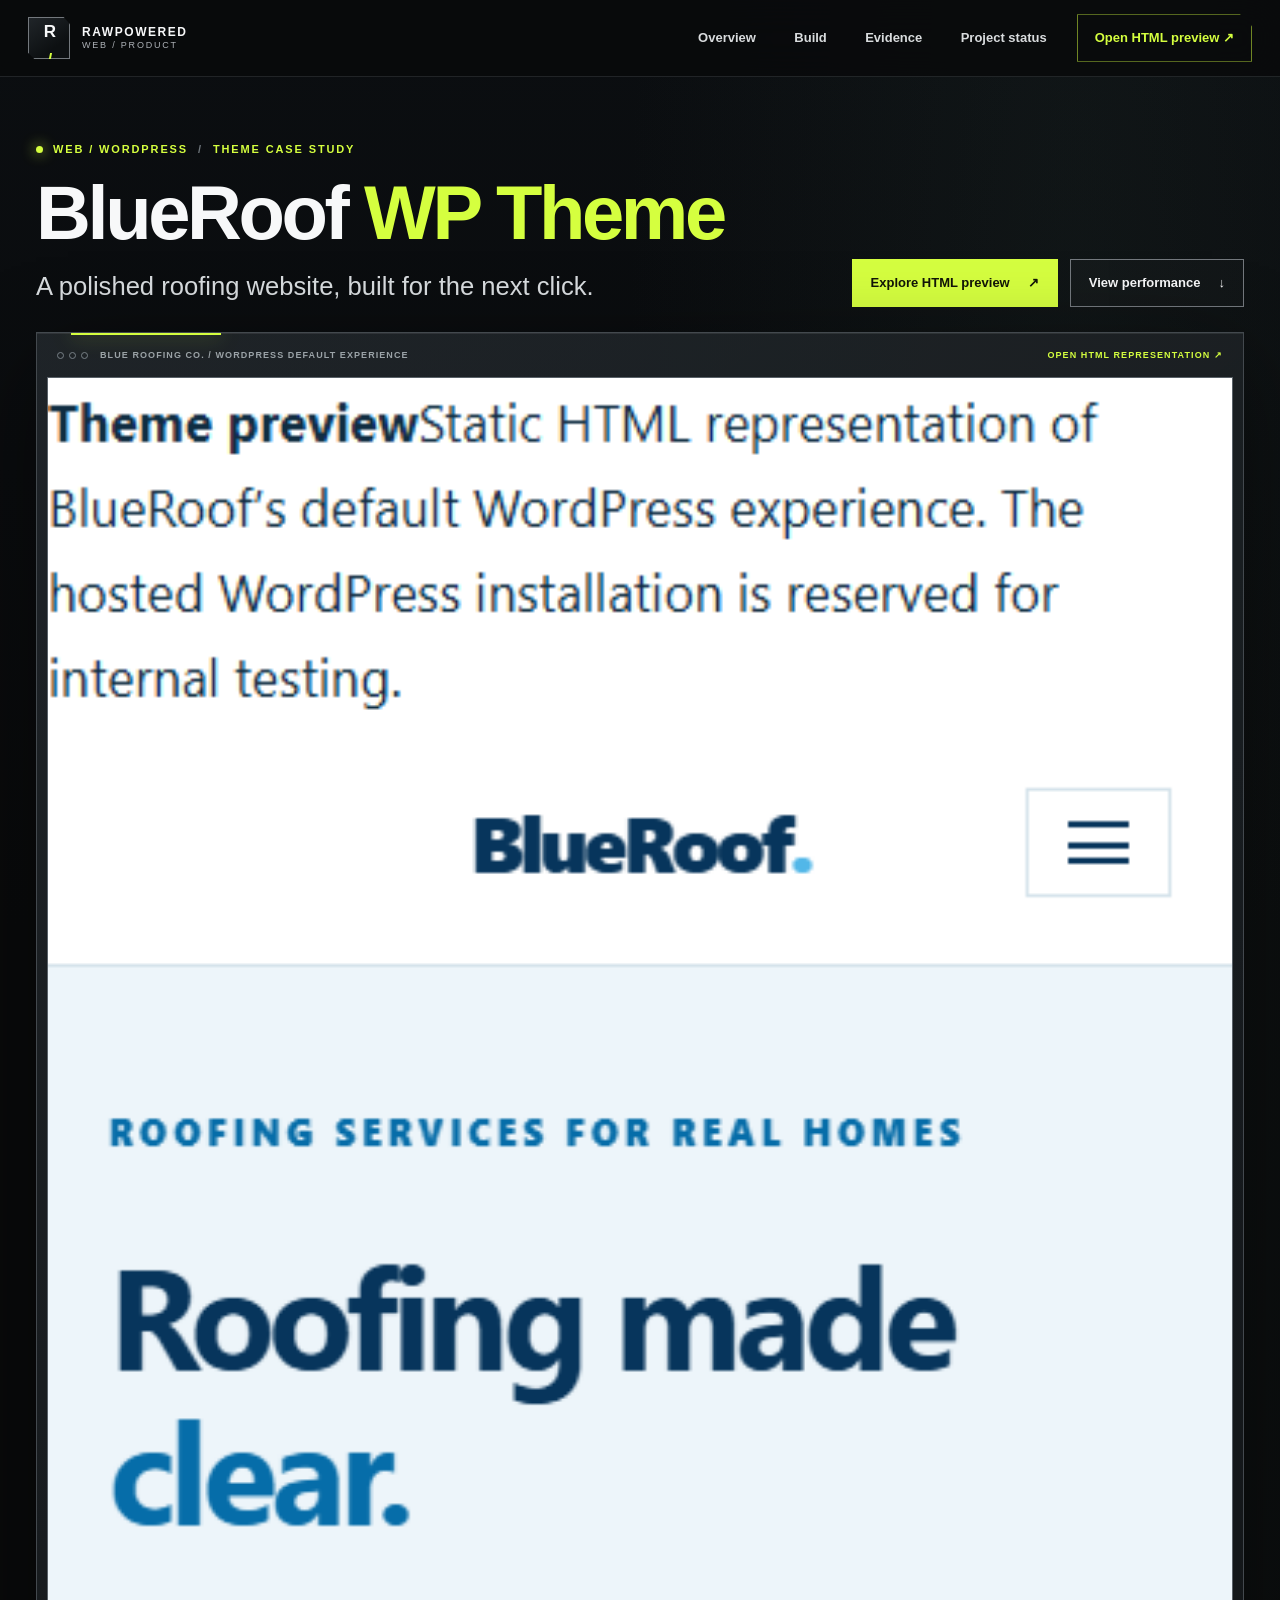
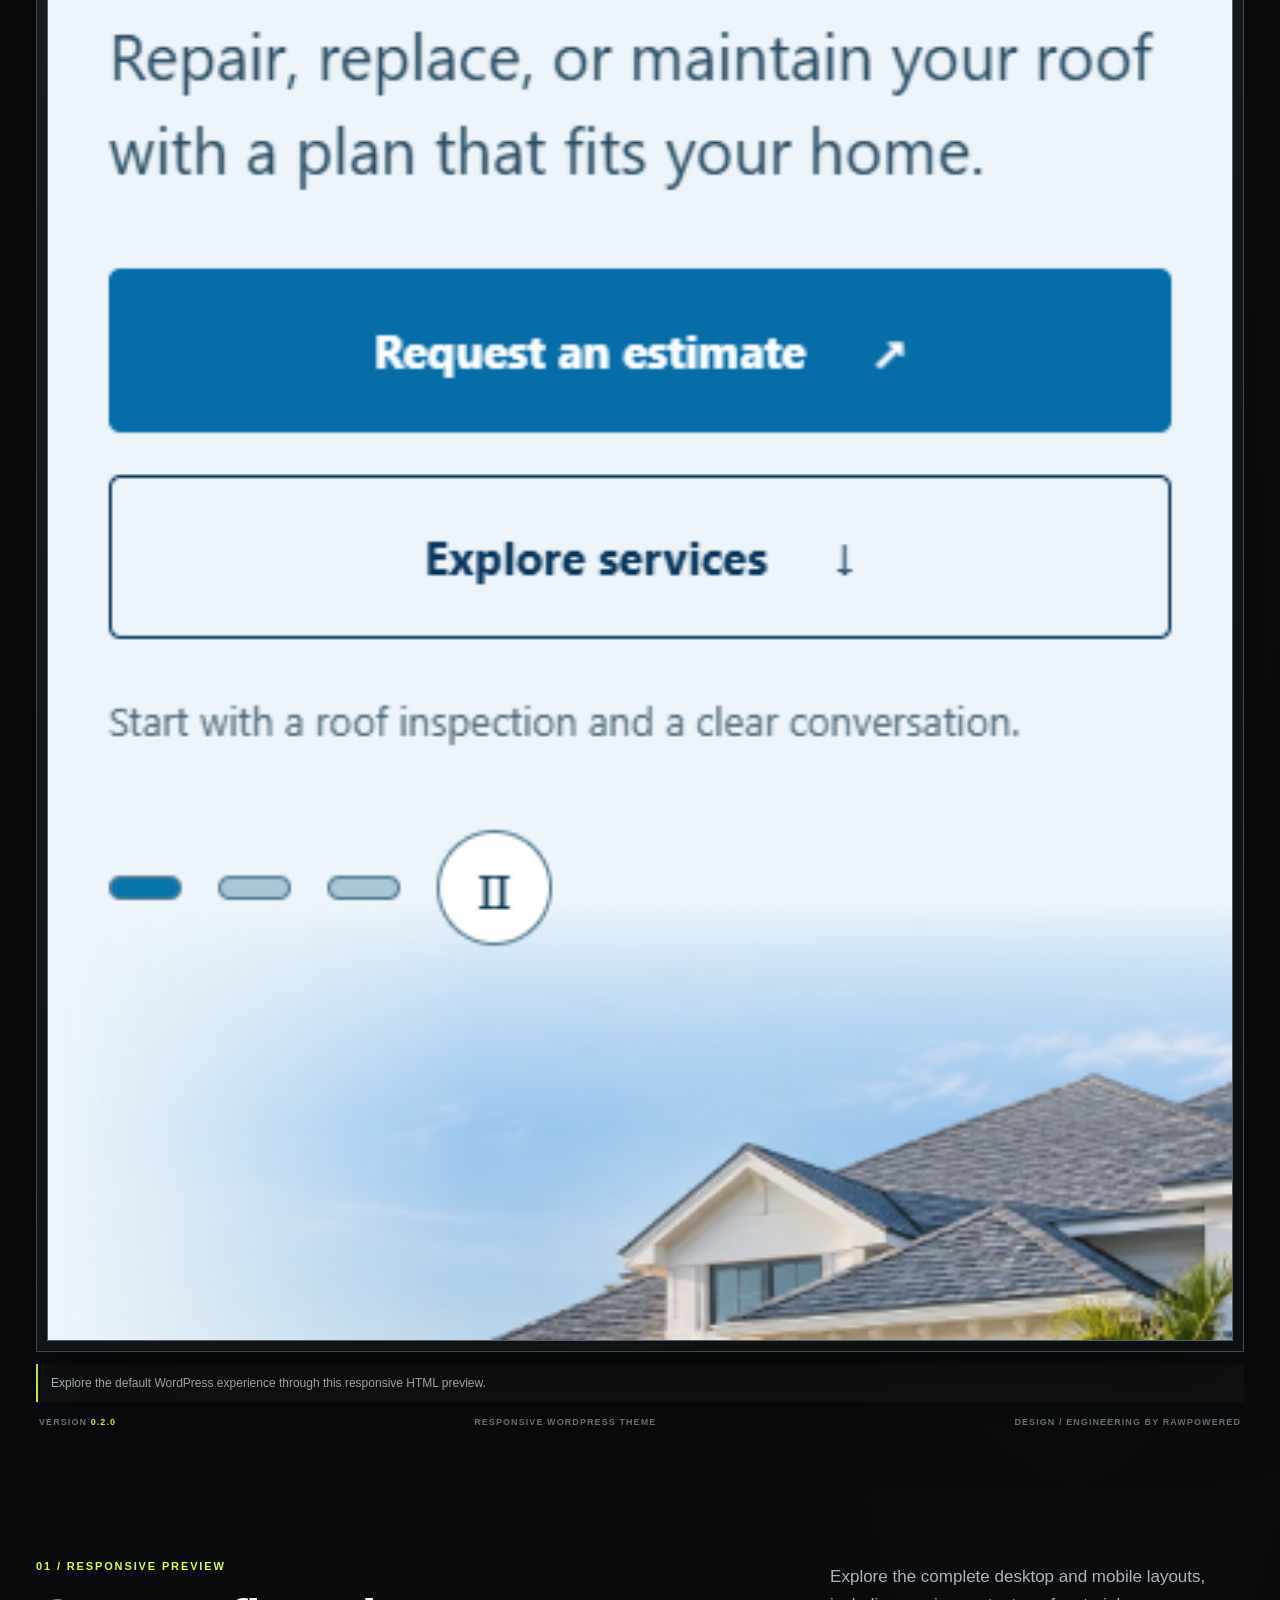
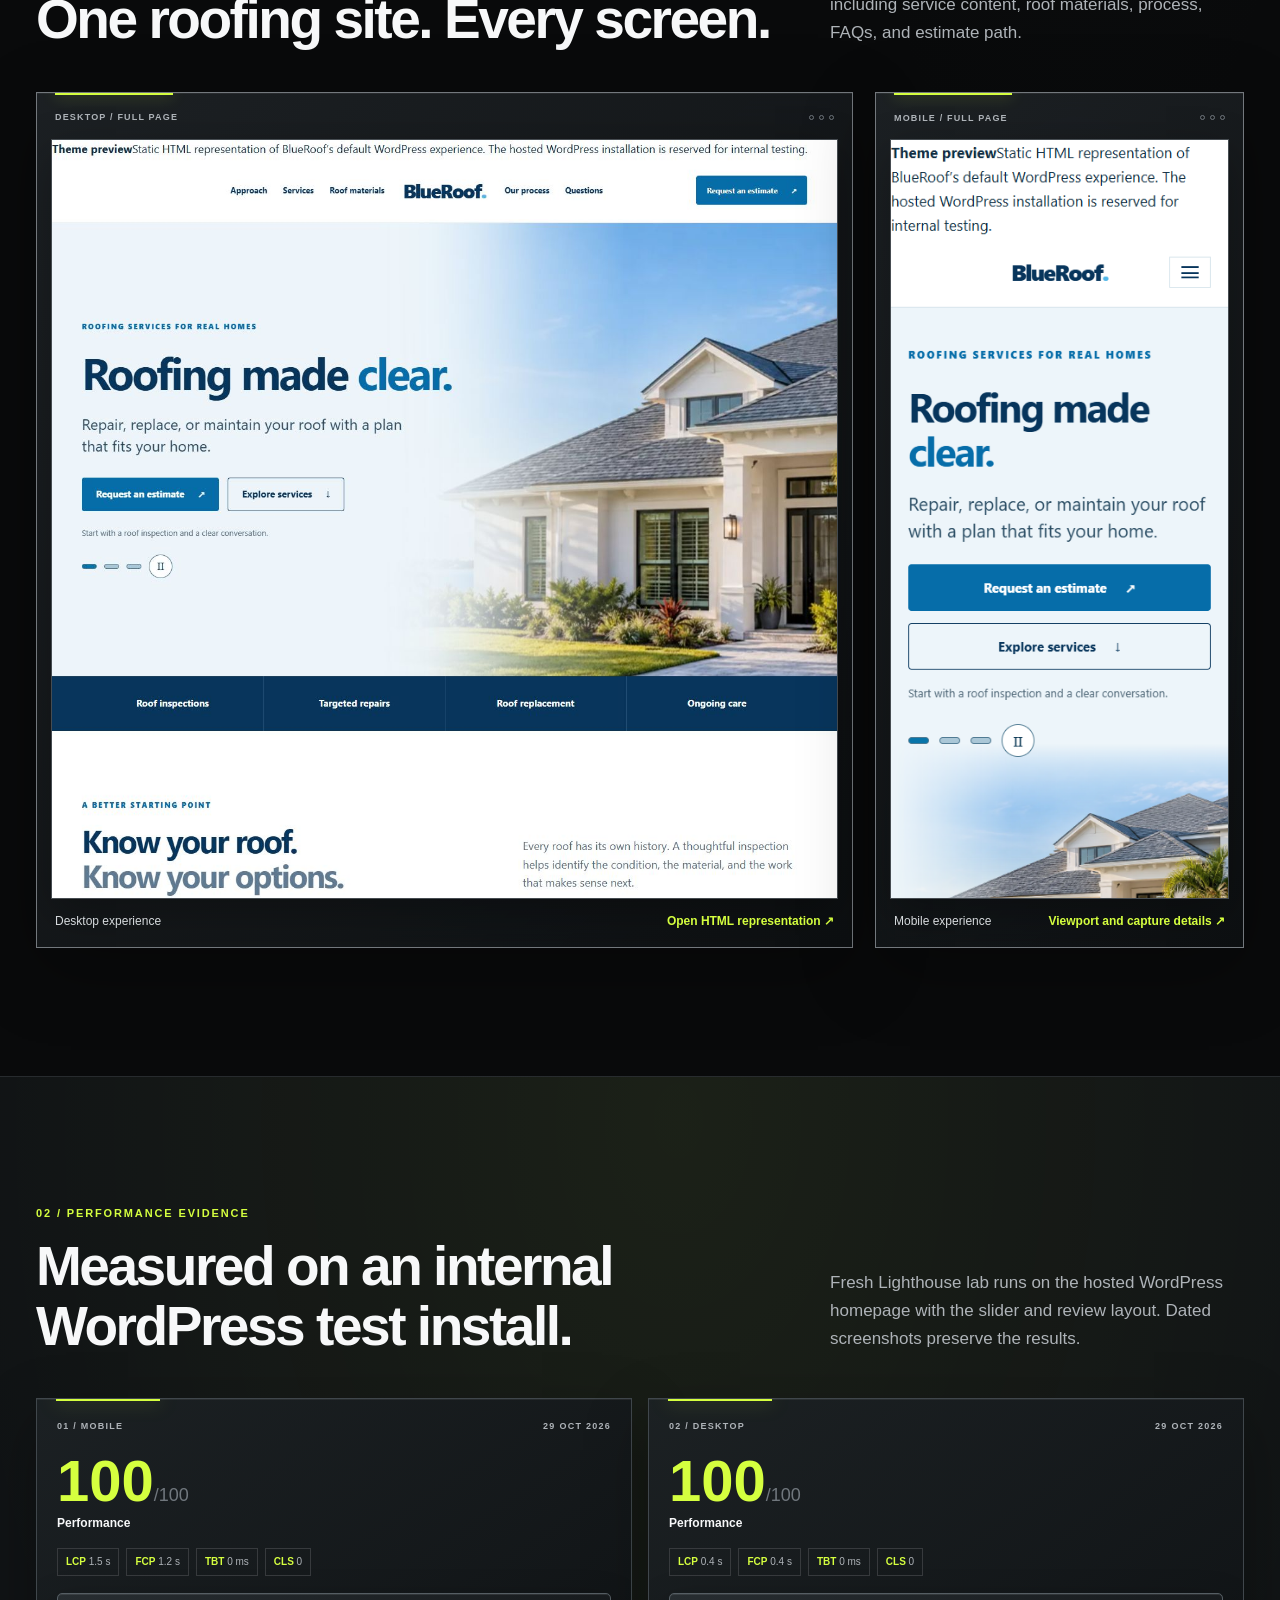
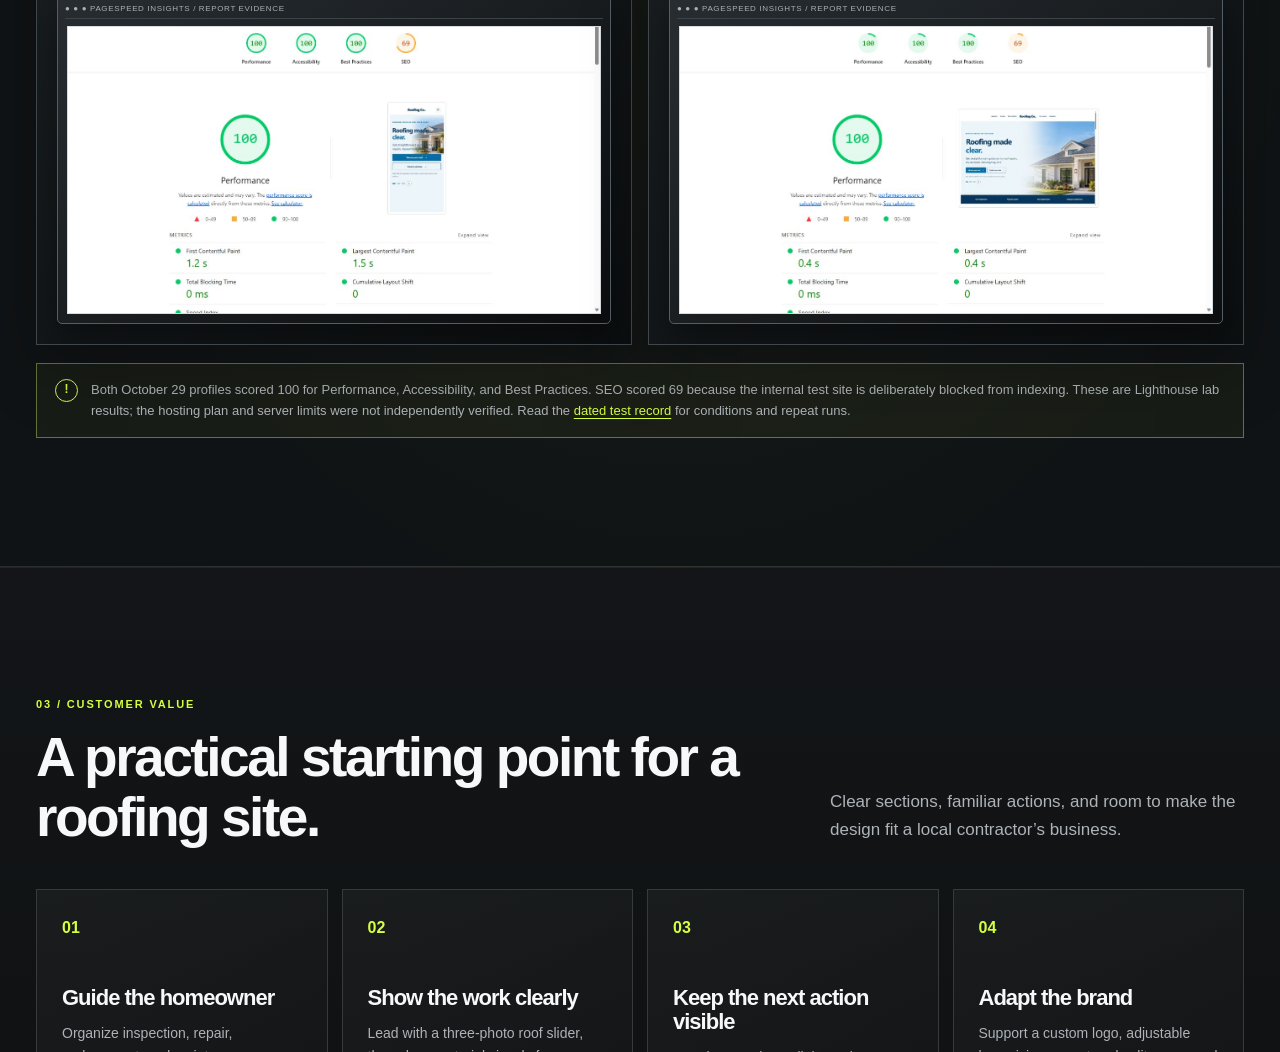
<file: index.html>
<!doctype html>
<html lang="en">
<head>
  <meta charset="utf-8">
  <meta name="viewport" content="width=device-width, initial-scale=1">
  <meta name="description" content="Explore BlueRoof, a responsive WordPress theme concept for roofing businesses, through its HTML preview, desktop and mobile layouts, and dated performance evidence.">
  <meta name="theme-color" content="#090A0B">
  <title>BlueRoof WP Theme | Web product case study</title>
  <link rel="canonical" href="https://rawpowered.github.io/BlueRoof-WP-Theme-Showcase/">
  <meta property="og:title" content="BlueRoof WP Theme | Web product case study">
  <meta property="og:description" content="A roofing business theme concept with responsive layouts, an HTML representation of its default WordPress experience, and dated performance evidence.">
  <meta property="og:type" content="website">
  <meta property="og:image" content="https://rawpowered.github.io/BlueRoof-WP-Theme-Showcase/screenshots/desktop.png">
  <meta property="og:image:alt" content="BlueRoof roofing homepage preview on desktop">
  <meta property="og:url" content="https://rawpowered.github.io/BlueRoof-WP-Theme-Showcase/">
  <meta name="twitter:card" content="summary_large_image">
  <link rel="icon" href="assets/showcase-favicon.svg" type="image/svg+xml">
  <link rel="stylesheet" href="assets/showcase.css">
</head>
<body>
  <a class="skip-link" href="#main">Skip to content</a>
  <header class="masthead">
    <div class="masthead-inner">
      <a class="brand-lockup" href="#top" aria-label="RawPowered BlueRoof case study home">
        <span class="brand-glyph" aria-hidden="true">R<span>/</span></span>
        <span><strong>RAWPOWERED</strong><small>WEB / PRODUCT</small></span>
      </a>
      <nav class="main-nav" aria-label="Case study navigation">
        <a href="#overview">Overview</a>
        <a href="#build">Build</a>
        <a href="#evidence">Evidence</a>
        <a href="#release">Project status</a>
      </nav>
      <a class="nav-cta" href="demo.html">Open HTML preview <span aria-hidden="true">↗</span></a>
      <details class="mobile-nav">
        <summary aria-label="Open navigation"><span></span><span></span></summary>
        <nav aria-label="Mobile navigation">
          <a href="#overview">Overview</a><a href="#build">Build</a><a href="#evidence">Evidence</a><a href="#release">Project status</a>
          <a href="demo.html">Open HTML preview ↗</a>
        </nav>
      </details>
    </div>
  </header>

  <main id="main">
    <section class="hero shell" id="top" aria-labelledby="page-title">
      <div class="hero-heading">
        <div class="hero-copy">
          <p class="eyebrow"><span class="status-dot"></span> WEB / WORDPRESS <span class="eyebrow-sep">/</span> THEME CASE STUDY</p>
          <h1 id="page-title">BlueRoof <span>WP Theme</span></h1>
          <p class="hero-lead">A polished roofing website, built for the next click.</p>
        </div>
        <div class="hero-actions">
          <a class="button button-primary" href="demo.html">Explore HTML preview <span aria-hidden="true">↗</span></a>
          <a class="button button-quiet" href="#evidence">View performance <span aria-hidden="true">↓</span></a>
        </div>
      </div>
      <div class="hero-site-preview">
        <div class="preview-browser-bar"><span class="browser-dots" aria-hidden="true"><i></i><i></i><i></i></span><span>BLUE ROOFING CO. / WORDPRESS DEFAULT EXPERIENCE</span><a href="demo.html">OPEN HTML REPRESENTATION ↗</a></div>
        <a class="hero-fold-shot" href="screenshots/desktop.png" aria-label="Open the BlueRoof desktop first-screen screenshot">
          <picture><source media="(max-width: 720px)" srcset="screenshots/mobile.png"><img src="screenshots/desktop.png" width="1440" height="900" alt="First screen of the BlueRoof roofing homepage with a sunny home, roof, estimate button, and service links" fetchpriority="high"></picture>
        </a>
      </div>
      <p class="preview-disclaimer">Explore the default WordPress experience through this responsive HTML preview.</p>
      <div class="hero-underbar"><span>VERSION <b>0.2.0</b></span><span>RESPONSIVE WORDPRESS THEME</span><span>DESIGN / ENGINEERING BY RAWPOWERED</span></div>
    </section>

    <section class="section shell" id="overview">
      <div class="section-heading">
        <div><p class="section-index">01 / RESPONSIVE PREVIEW</p><h2>One roofing site. Every screen.</h2></div>
        <p>Explore the complete desktop and mobile layouts, including service content, roof materials, process, FAQs, and estimate path.</p>
      </div>
      <div class="preview-grid">
        <article class="preview-panel glass-card">
          <div class="panel-top"><span>DESKTOP / FULL PAGE</span><span class="panel-dots" aria-hidden="true"><i></i><i></i><i></i></span></div>
          <a href="screenshots/full-desktop.png"><img src="screenshots/full-desktop.png" width="1440" height="4873" alt="Full-page desktop view of the responsive BlueRoof roofing website" loading="lazy"></a>
          <div class="panel-caption"><span>Desktop experience</span><a href="demo.html">Open HTML representation ↗</a></div>
        </article>
        <article class="preview-panel preview-mobile glass-card">
          <div class="panel-top"><span>MOBILE / FULL PAGE</span><span class="panel-dots" aria-hidden="true"><i></i><i></i><i></i></span></div>
          <a href="screenshots/full-mobile.png"><img src="screenshots/full-mobile.png" width="390" height="6761" alt="Full-page mobile view of the responsive BlueRoof roofing website" loading="lazy"></a>
          <div class="panel-caption"><span>Mobile experience</span><a href="performance/2026-10-28/README.md">Viewport and capture details ↗</a></div>
        </article>
      </div>
    </section>

    <section class="section evidence-section" id="evidence">
      <div class="shell">
        <div class="section-heading">
          <div><p class="section-index">02 / PERFORMANCE EVIDENCE</p><h2>Measured on an internal WordPress test install.</h2></div>
          <p>Fresh Lighthouse lab runs on the hosted WordPress homepage with the slider and review layout. Dated screenshots preserve the results.</p>
        </div>
        <div class="score-grid">
          <article class="score-card"><div class="score-top"><span>01 / MOBILE</span><span>29 OCT 2026</span></div><div class="score-value">100<span>/100</span></div><p>Performance</p><div class="metric-list"><span><b>LCP</b> 1.5 s</span><span><b>FCP</b> 1.2 s</span><span><b>TBT</b> 0 ms</span><span><b>CLS</b> 0</span></div><a href="performance/2026-10-29/screenshots/2026-10-29T13-09-CDT_mobile-lighthouse.png"><img src="performance/2026-10-29/screenshots/2026-10-29T13-09-CDT_mobile-lighthouse.png" width="1265" height="679" alt="October 29 hosted WordPress mobile Lighthouse screenshot with 100 Performance, Accessibility, and Best Practices" loading="lazy"></a></article>
          <article class="score-card"><div class="score-top"><span>02 / DESKTOP</span><span>29 OCT 2026</span></div><div class="score-value">100<span>/100</span></div><p>Performance</p><div class="metric-list"><span><b>LCP</b> 0.4 s</span><span><b>FCP</b> 0.4 s</span><span><b>TBT</b> 0 ms</span><span><b>CLS</b> 0</span></div><a href="performance/2026-10-29/screenshots/2026-10-29T13-09-CDT_desktop-lighthouse.png"><img src="performance/2026-10-29/screenshots/2026-10-29T13-09-CDT_desktop-lighthouse.png" width="1265" height="679" alt="October 29 hosted WordPress desktop Lighthouse screenshot with 100 Performance, Accessibility, and Best Practices" loading="lazy"></a></article>
        </div>
        <div class="evidence-note"><span class="note-mark">!</span><p>Both October 29 profiles scored 100 for Performance, Accessibility, and Best Practices. SEO scored 69 because the internal test site is deliberately blocked from indexing. These are Lighthouse lab results; the hosting plan and server limits were not independently verified. Read the <a href="performance/2026-10-29/README.md">dated test record</a> for conditions and repeat runs.</p></div>
      </div>
    </section>

    <section class="section section-alt" id="benefits">
      <div class="shell">
        <div class="section-heading">
          <div><p class="section-index">03 / CUSTOMER VALUE</p><h2>A practical starting point for a roofing site.</h2></div>
          <p>Clear sections, familiar actions, and room to make the design fit a local contractor’s business.</p>
        </div>
        <div class="benefit-grid">
          <article class="benefit-card"><span class="card-number">01</span><h3>Guide the homeowner</h3><p>Organize inspection, repair, replacement, and maintenance information in a readable sequence.</p></article>
          <article class="benefit-card"><span class="card-number">02</span><h3>Show the work clearly</h3><p>Lead with a three-photo roof slider, then show material visuals for shingles, tile, metal, and low-slope roofing.</p></article>
          <article class="benefit-card"><span class="card-number">03</span><h3>Keep the next action visible</h3><p>Prominent estimate links and a responsive navigation system help visitors find their way through the page.</p></article>
          <article class="benefit-card"><span class="card-number">04</span><h3>Adapt the brand</h3><p>Support a custom logo, adjustable logo sizing, a centered split menu, and a compact header on scroll.</p></article>
        </div>
      </div>
    </section>

    <section class="section shell" id="build">
      <div class="section-heading">
        <div><p class="section-index">04 / BUILD SHEET</p><h2>Theme capabilities and technology.</h2></div>
        <p>The release is a custom classic WordPress theme. The client preview is kept separate from the private theme source package.</p>
      </div>
      <div class="build-layout">
        <div class="stack-grid" aria-label="Technology stack">
          <article class="stack-card"><img class="stack-icon" src="assets/icons/php-glass.webp" width="128" height="128" loading="lazy" alt=""><div><h3>PHP</h3><p>Theme templates, setup, and WordPress integration.</p></div></article>
          <article class="stack-card"><img class="stack-icon" src="assets/icons/wordpress-glass.webp" width="128" height="128" loading="lazy" alt=""><div><h3>WordPress</h3><p>Classic theme structure, menus, Customizer, and homepage pattern.</p></div></article>
          <article class="stack-card"><img class="stack-icon" src="assets/icons/html5-glass.webp" width="128" height="128" loading="lazy" alt=""><div><h3>HTML5</h3><p>Semantic content, native details, and accessible navigation labels.</p></div></article>
          <article class="stack-card"><img class="stack-icon" src="assets/icons/css3-glass.webp" width="128" height="128" loading="lazy" alt=""><div><h3>CSS3</h3><p>Responsive layout, branding controls, and reduced-motion support.</p></div></article>
          <article class="stack-card"><img class="stack-icon" src="assets/icons/javascript-glass.webp" width="128" height="128" loading="lazy" alt=""><div><h3>Vanilla JavaScript</h3><p>Deferred menu, slider, and scroll effects with reduced-motion support.</p></div></article>
          <article class="stack-card"><img class="stack-icon" src="assets/icons/webp-glass.webp" width="128" height="128" loading="lazy" alt=""><div><h3>WebP imagery</h3><p>Responsive hero sources and lazy-loaded roof-material images.</p></div></article>
        </div>
        <aside class="requirements-card glass-card">
          <p class="section-index">COMPATIBILITY BASELINE</p>
          <div class="requirement"><span>WordPress</span><strong>6.6+</strong></div>
          <div class="requirement"><span>PHP</span><strong>8.0+</strong></div>
          <div class="requirement"><span>Page templates</span><strong>Core set</strong></div>
          <p class="requirements-note">Last checked on WordPress 7.1.3. Includes page, post, archive, search, comments, sidebar, and 404 templates. No page builder is required by the theme design.</p>
          <a class="text-action" href="https://github.com/RawPowered/BlueRoof-WP-Theme-Showcase#technology">Review project details <span aria-hidden="true">↗</span></a>
        </aside>
      </div>
    </section>

    <section class="section shell" id="release">
      <div class="release-panel glass-card">
        <div><p class="section-index">05 / PROJECT STATUS</p><h2>Explore the design.<br><span>See the build.</span></h2></div>
        <div class="release-copy"><p>BlueRoof v0.2.0 adds an interactive roof photo slider, subtle parallax, and a labeled review design. A separate reviews plugin is prepared for Google Places and Elementor when a business profile is connected.</p><p>Explore the HTML preview, inspect desktop and mobile screenshots, and review the dated performance evidence. The preview contact form demonstrates the design without collecting information.</p><div class="release-actions"><a class="button button-primary" href="demo.html">Open static preview <span aria-hidden="true">↗</span></a><a class="button button-outline" href="https://github.com/RawPowered/BlueRoof-WP-Theme-Showcase">View showcase repository <span aria-hidden="true">↗</span></a></div></div>
      </div>
    </section>
  </main>
  <footer class="site-footer"><div class="shell footer-inner"><a class="brand-lockup" href="#top"><span class="brand-glyph" aria-hidden="true">R<span>/</span></span><span><strong>RAWPOWERED</strong><small>DESIGN / ENGINEERING</small></span></a><p>BlueRoof WP Theme · Case study · Version 0.2.0</p><a href="https://github.com/RawPowered">Joseph Edwards / GitHub ↗</a></div></footer>
</body>
</html>
</file>
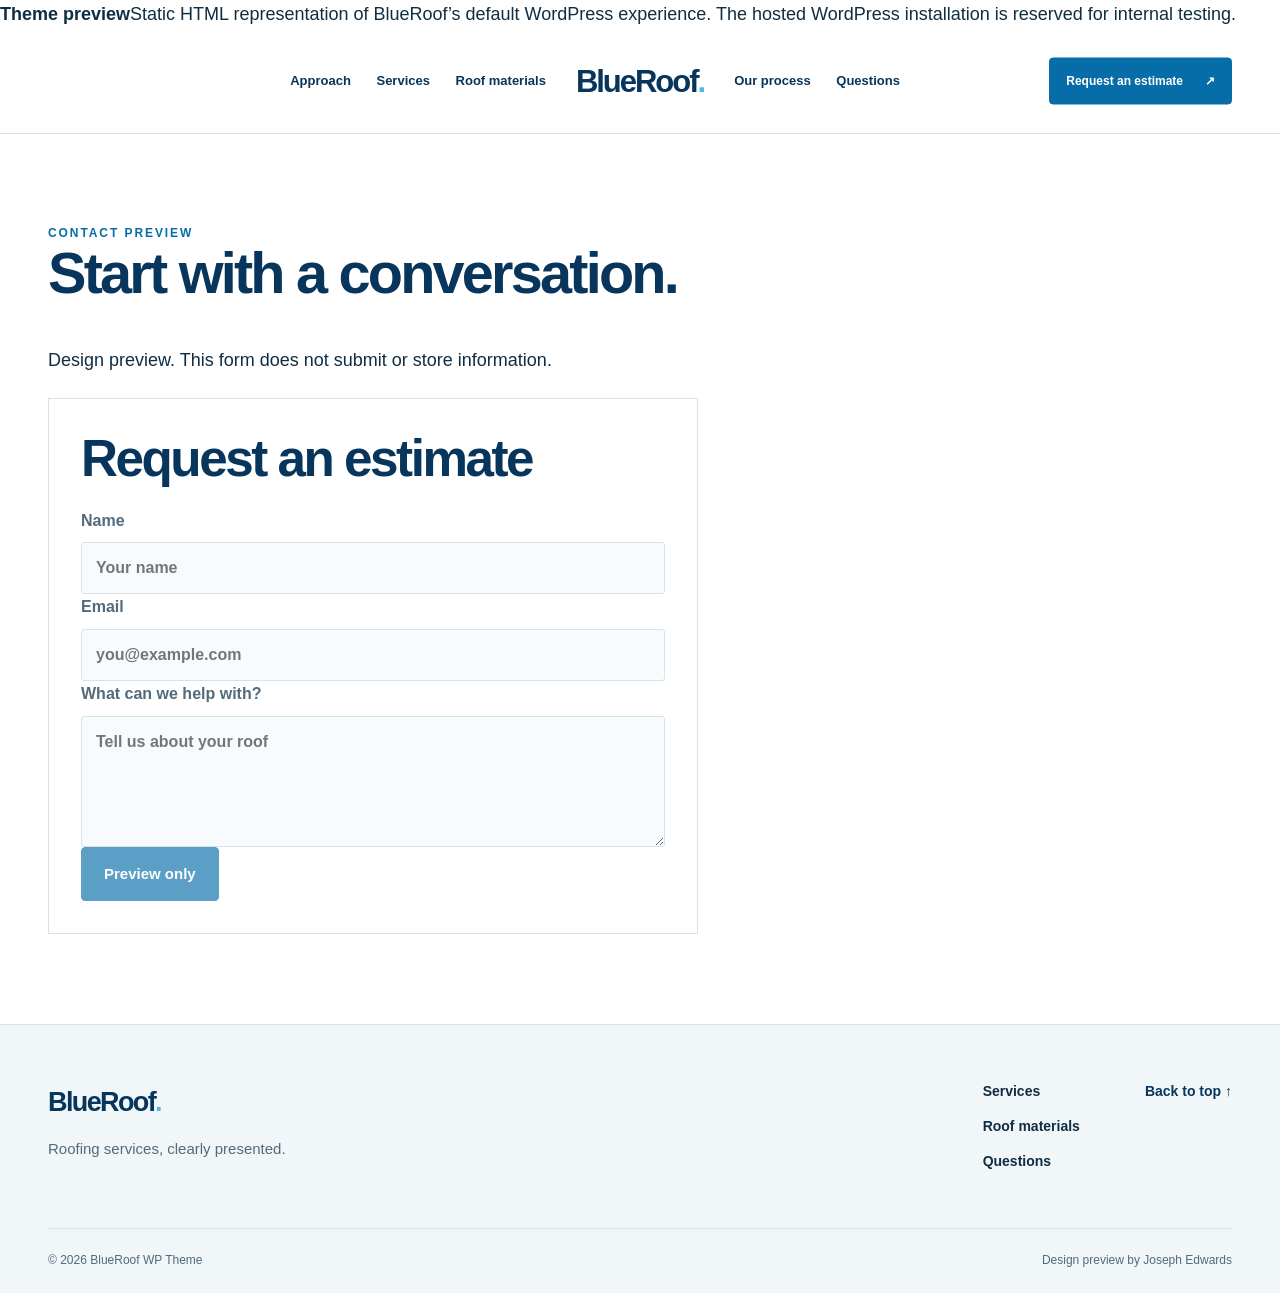
<file: contact.html>
﻿<!doctype html>
<html lang="en">
<head>
  <meta charset="utf-8">
  <meta name="viewport" content="width=device-width, initial-scale=1">
  <meta name="robots" content="noindex, nofollow">
  <meta name="description" content="Static preview of the BlueRoof WP Theme, a generic roofing website design.">
  <meta name="theme-color" content="#07355c">
  <title>Contact preview | BlueRoof WP Theme</title>
  <link rel="icon" href="favicon.svg" type="image/svg+xml">
  <link rel="stylesheet" href="assets/style.css">
  <script src="assets/site.js" defer></script>
</head>
<body>
<a class="skip-link" href="#main">Skip to content</a>
<aside class="preview-context" role="note"><strong>Theme preview</strong><span>Static HTML representation of BlueRoof’s default WordPress experience. The hosted WordPress installation is reserved for internal testing.</span></aside>
<header class="site-header" id="site-header"><div class="header-inner wrap">
  <button class="menu-toggle" type="button" aria-controls="site-navigation" aria-expanded="false" aria-label="Open navigation menu"><span class="menu-lines" aria-hidden="true"></span><span class="menu-label">Menu</span></button>
  <nav class="nav-left" aria-label="Primary navigation"><ul class="nav-list"><li><a href="#approach">Approach</a></li><li><a href="#services">Services</a></li><li><a href="#materials">Roof materials</a></li></ul></nav>
  <div class="site-brand"><a class="text-logo" href="index.html" aria-label="BlueRoof home">BlueRoof<span>.</span></a></div>
  <nav class="nav-right" aria-label="Secondary navigation"><ul class="nav-list"><li><a href="#process">Our process</a></li><li><a href="#questions">Questions</a></li></ul></nav>
  <a class="header-cta button" href="contact.html">Request an estimate <span aria-hidden="true">↗</span></a>
  <div class="mobile-panel" id="site-navigation" hidden><ul class="mobile-links"><li><a href="#approach">Approach</a></li><li><a href="#services">Services</a></li><li><a href="#materials">Roof materials</a></li><li><a href="#process">Our process</a></li><li><a href="#questions">Questions</a></li><li><a href="contact.html">Request an estimate</a></li></ul></div>
</div></header>
<main id="main"><article class="wrap content-shell"><header class="entry-header"><span class="eyebrow">CONTACT PREVIEW</span><h1 class="entry-title">Start with a conversation.</h1></header><div class="entry-content"><p>Design preview. This form does not submit or store information.</p><div class="rb-intro-card demo-form"><h2>Request an estimate</h2><fieldset disabled><p><label>Name<input type="text" placeholder="Your name"></label></p><p><label>Email<input type="email" placeholder="you@example.com"></label></p><p><label>What can we help with?<textarea rows="4" placeholder="Tell us about your roof"></textarea></label></p><button class="button" type="button">Preview only</button></fieldset></div></div></article></main>
<footer class="site-footer"><div class="wrap footer-grid"><div><a class="footer-name" href="index.html">BlueRoof<span>.</span></a><p>Roofing services, clearly presented.</p></div><nav aria-label="Footer navigation"><ul class="footer-links"><li><a href="#services">Services</a></li><li><a href="#materials">Roof materials</a></li><li><a href="#questions">Questions</a></li></ul></nav><a class="back-top" href="#main">Back to top ↑</a></div><div class="wrap footer-bottom"><span>© 2026 BlueRoof WP Theme</span><span>Design preview by Joseph Edwards</span></div></footer>
</body>
</html>
</file>
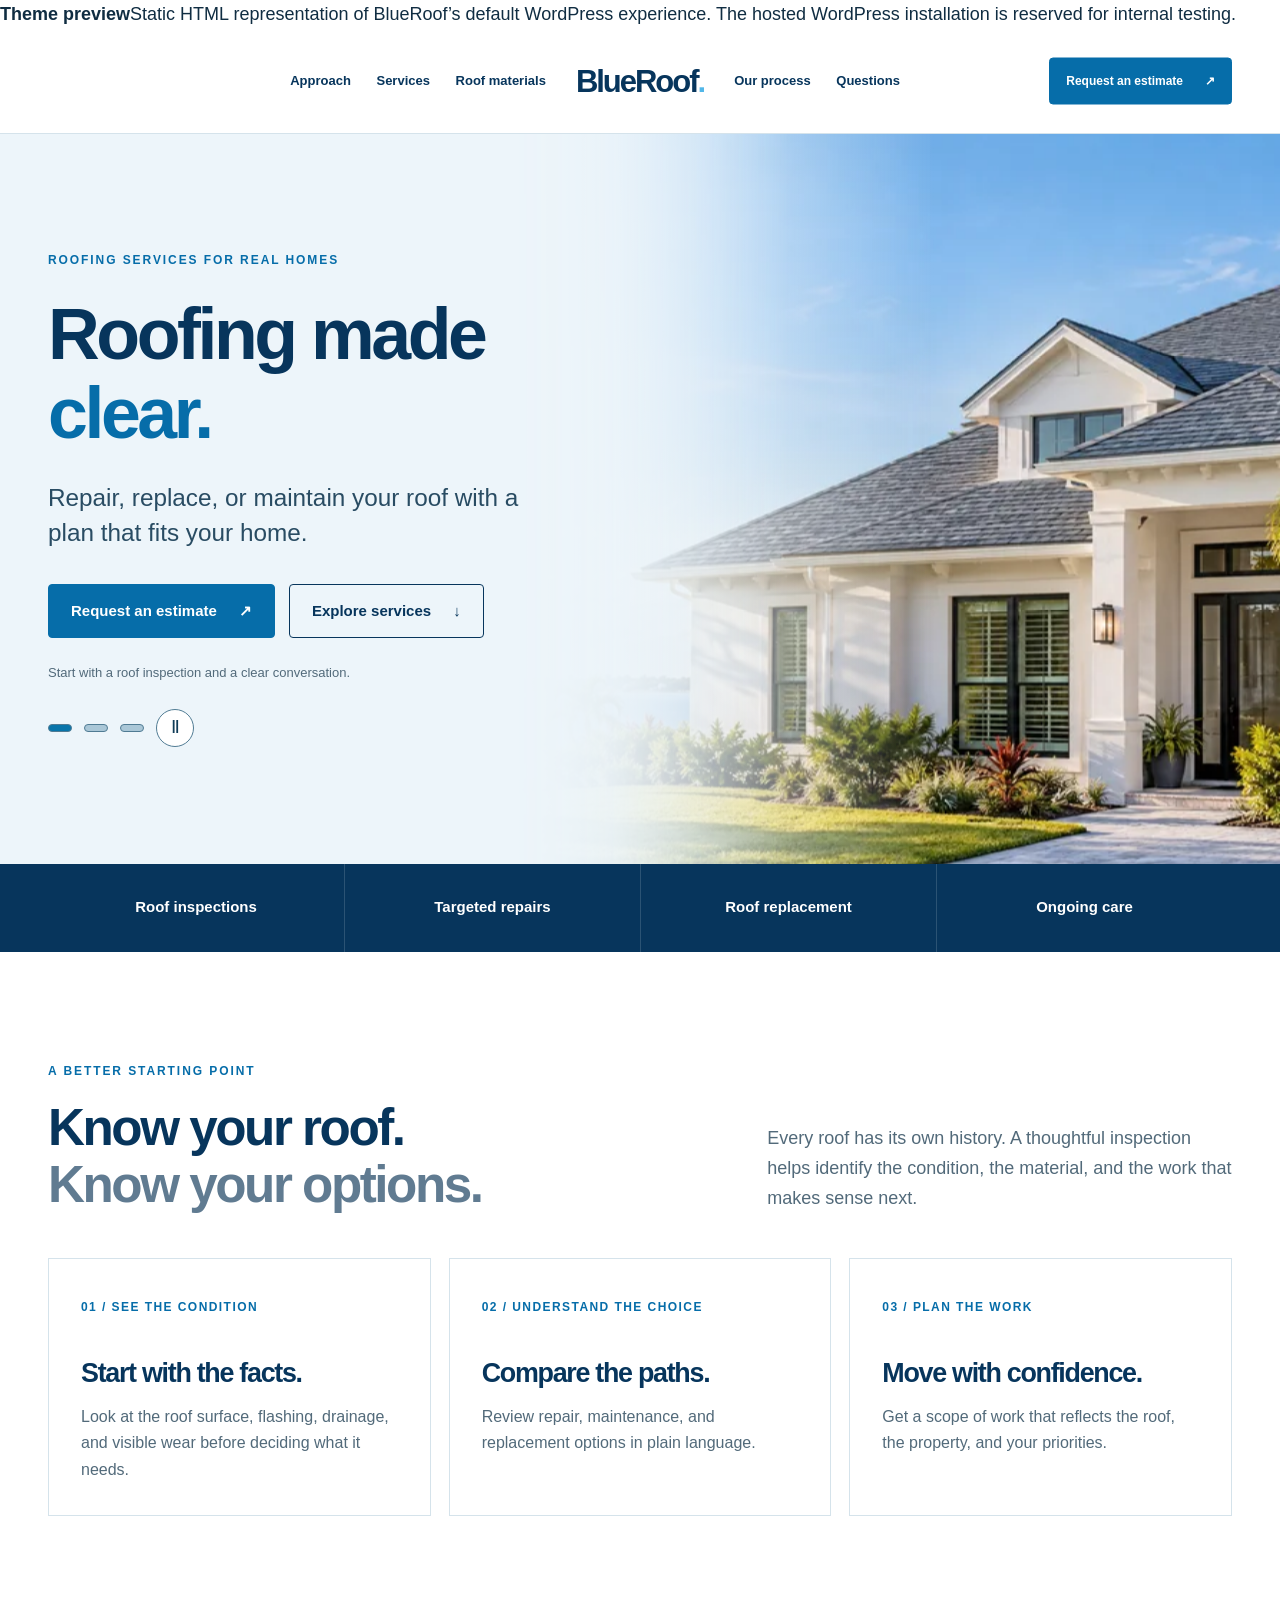
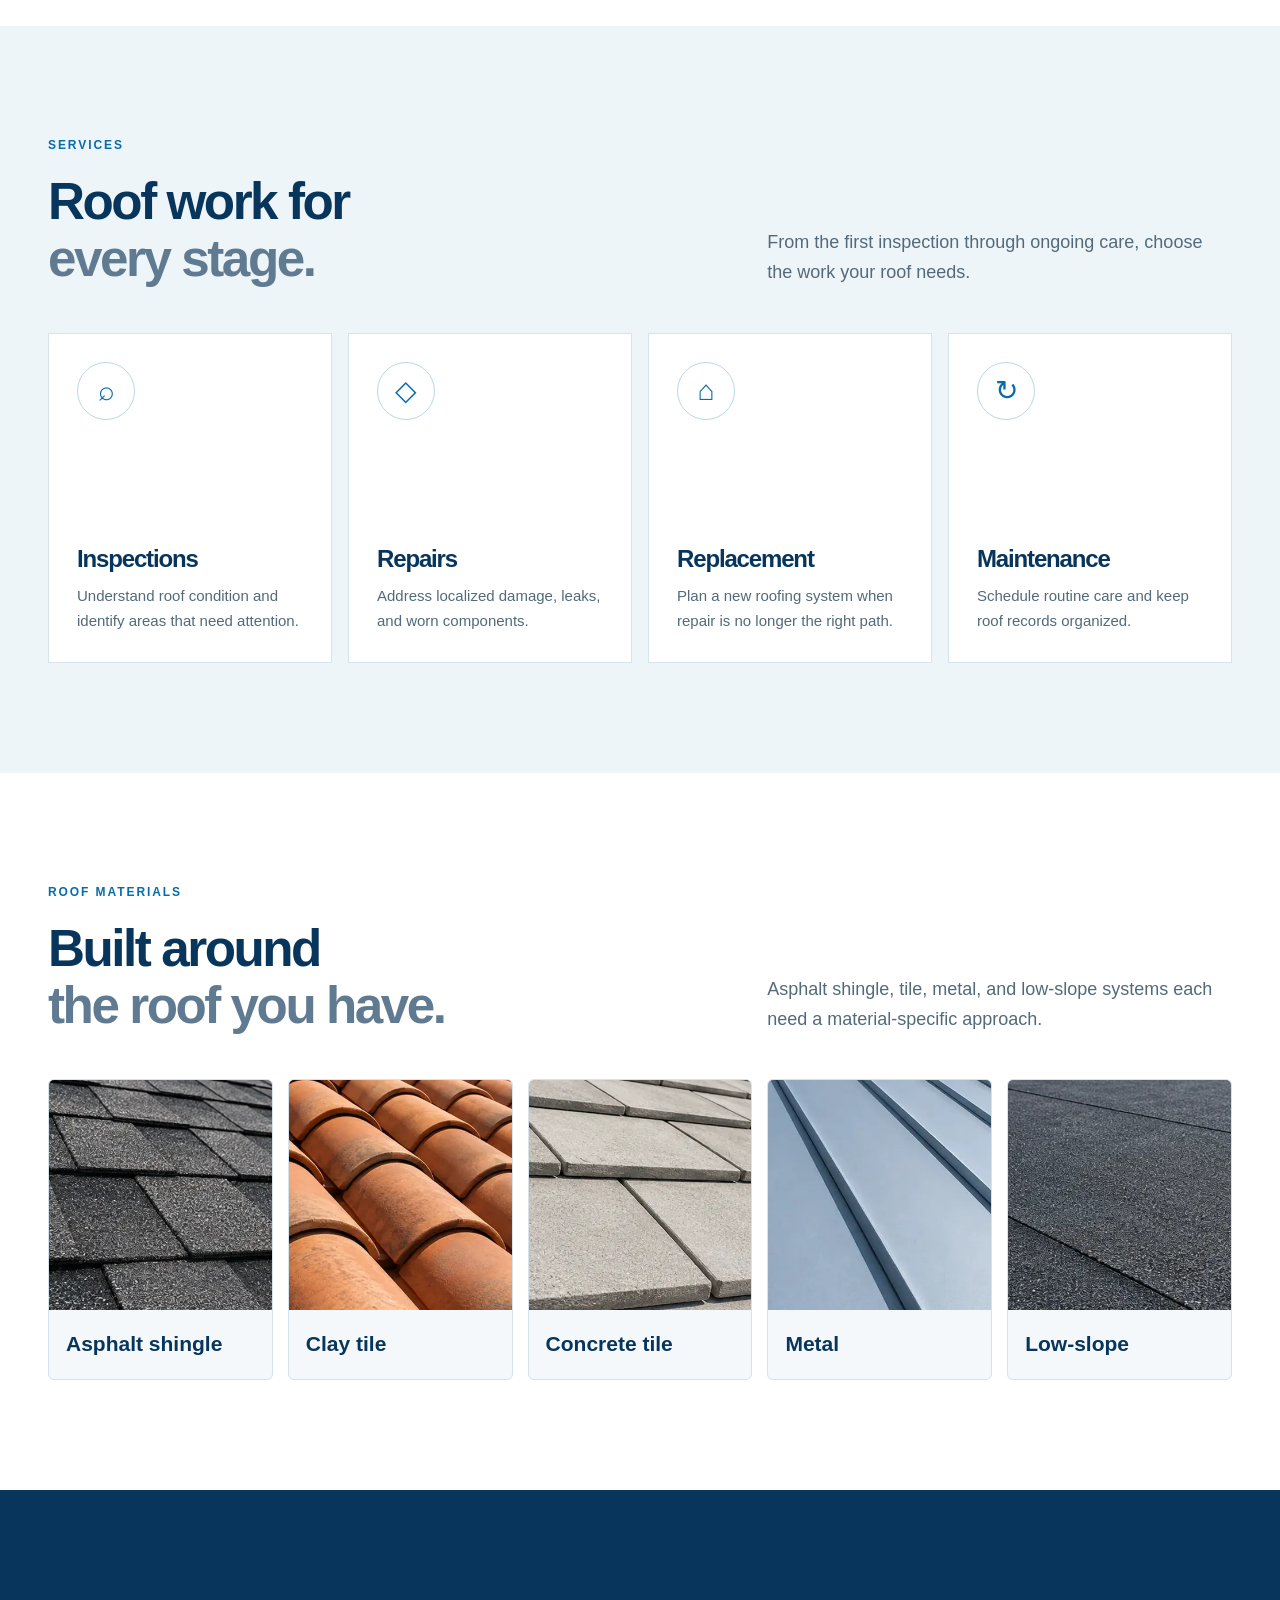
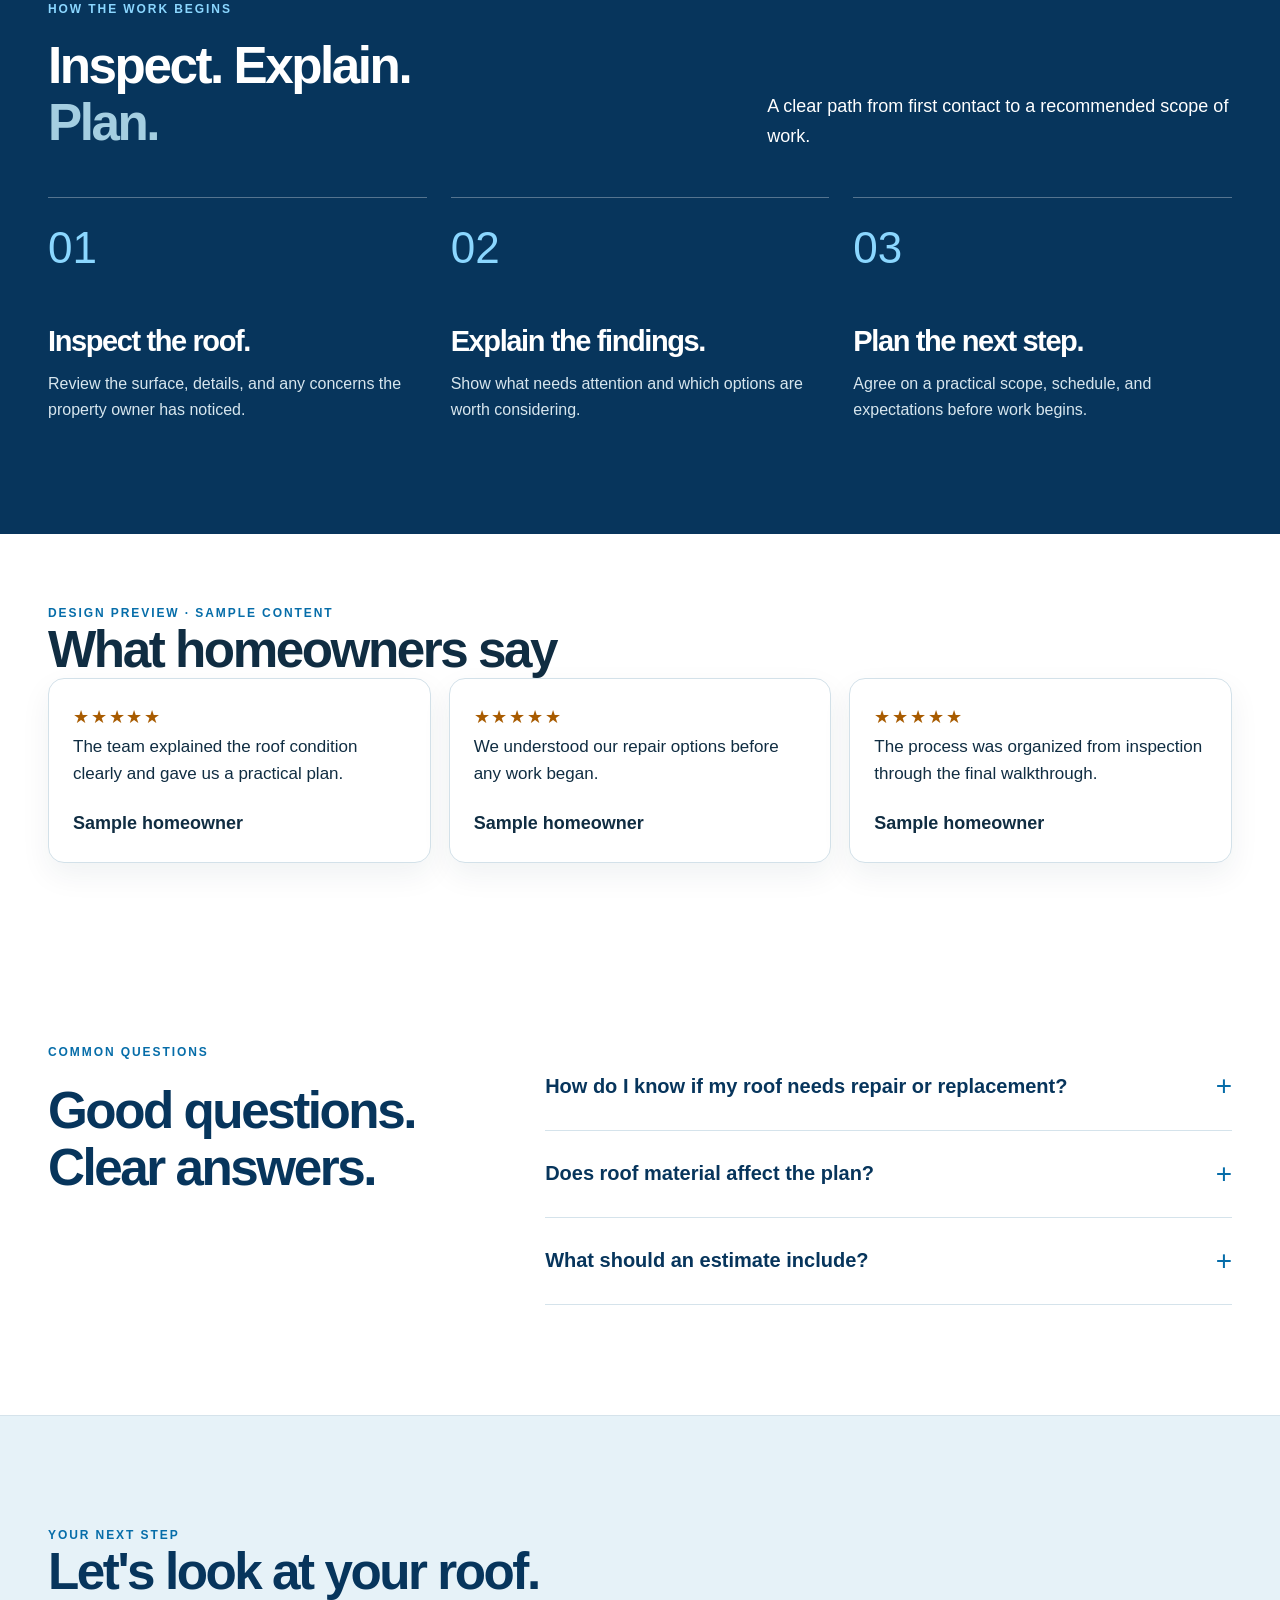
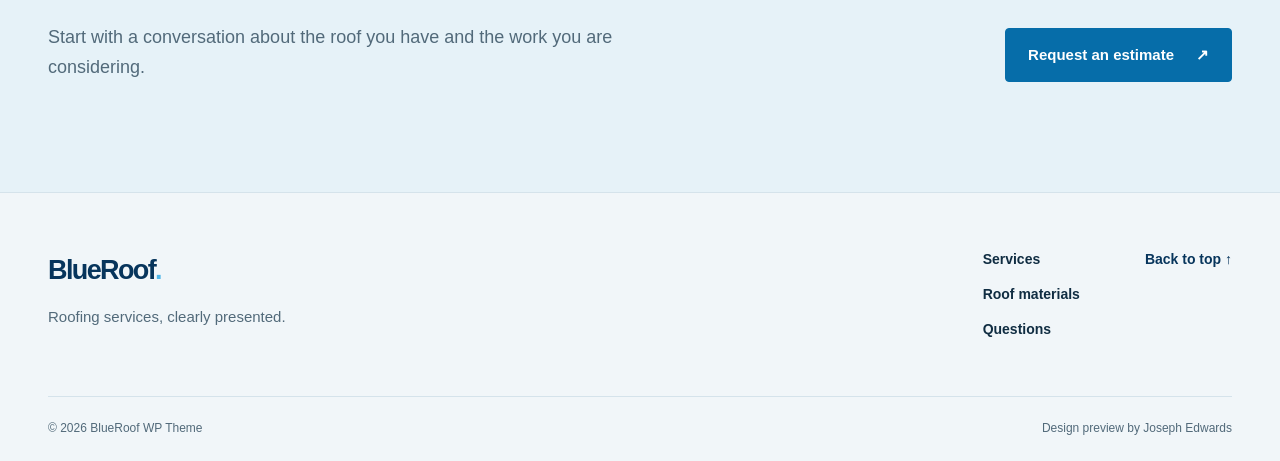
<file: demo.html>
<!doctype html>
<html lang="en">
<head>
  <meta charset="utf-8">
  <meta name="viewport" content="width=device-width, initial-scale=1">
  <meta name="robots" content="index, follow">
  <meta name="description" content="A static roofing website preview built with the BlueRoof WP Theme.">
  <meta name="theme-color" content="#07355c">
  <title>Roofing Co. | BlueRoof static roofing demo</title>
  <link rel="canonical" href="https://rawpowered.github.io/BlueRoof-WP-Theme-Showcase/demo.html">
  <meta property="og:title" content="Roofing Co. | BlueRoof static roofing demo">
  <meta property="og:description" content="A static, generic roofing homepage preview built with BlueRoof WP Theme.">
  <meta property="og:image" content="https://rawpowered.github.io/BlueRoof-WP-Theme-Showcase/screenshots/desktop.png">
  <meta property="og:url" content="https://rawpowered.github.io/BlueRoof-WP-Theme-Showcase/demo.html">
  <link rel="icon" href="favicon.svg" type="image/svg+xml">
  <link rel="stylesheet" href="assets/style.css?v=0.2.0">
  <script src="assets/site.js?v=0.2.0" defer></script>
</head>
<body>
<a class="skip-link" href="#main">Skip to content</a>
<aside class="preview-context" role="note"><strong>Theme preview</strong><span>Static HTML representation of BlueRoof’s default WordPress experience. The hosted WordPress installation is reserved for internal testing.</span></aside>
<header class="site-header" id="site-header"><div class="header-inner wrap">
  <button class="menu-toggle" type="button" aria-controls="site-navigation" aria-expanded="false" aria-label="Open navigation menu"><span class="menu-lines" aria-hidden="true"></span><span class="menu-label">Menu</span></button>
  <nav class="nav-left" aria-label="Primary navigation"><ul class="nav-list"><li><a href="#approach">Approach</a></li><li><a href="#services">Services</a></li><li><a href="#materials">Roof materials</a></li></ul></nav>
  <div class="site-brand"><a class="text-logo" href="demo.html" aria-label="BlueRoof home">BlueRoof<span>.</span></a></div>
  <nav class="nav-right" aria-label="Secondary navigation"><ul class="nav-list"><li><a href="#process">Our process</a></li><li><a href="#questions">Questions</a></li></ul></nav>
  <a class="header-cta button" href="contact.html">Request an estimate <span aria-hidden="true">↗</span></a>
  <div class="mobile-panel" id="site-navigation" hidden><ul class="mobile-links"><li><a href="#approach">Approach</a></li><li><a href="#services">Services</a></li><li><a href="#materials">Roof materials</a></li><li><a href="#process">Our process</a></li><li><a href="#questions">Questions</a></li><li><a href="contact.html">Request an estimate</a></li></ul></div>
</div></header>
<main id="main">
<section class="rb-hero">
  <div class="rb-hero-media rb-slider" data-rb-slider aria-label="Roofing project photos">
    <figure class="rb-slide is-active"><picture><source srcset="assets/roofing-hero-960.webp 960w, assets/roofing-hero-1600.webp 1600w" sizes="(max-width: 680px) 100vw, 70vw" type="image/webp"><img src="assets/roofing-hero-1600.webp" width="1600" height="901" alt="Contemporary home with an architectural shingle roof" loading="eager" fetchpriority="high" decoding="async"></picture></figure>
    <figure class="rb-slide"><img src="assets/roofing-hero-shingle.webp" width="1672" height="941" alt="Florida home with an architectural shingle roof" loading="lazy" decoding="async"></figure>
    <figure class="rb-slide"><img src="assets/roofing-hero-clay.webp" width="1672" height="941" alt="Florida home with a clay tile roof" loading="lazy" decoding="async"></figure>
  </div>
  <div class="rb-hero-inner wrap"><div class="rb-hero-copy"><span class="eyebrow">ROOFING SERVICES FOR REAL HOMES</span><h1>Roofing made <span>clear.</span></h1><p class="rb-hero-lead">Repair, replace, or maintain your roof with a plan that fits your home.</p><div class="rb-actions"><a class="button" href="contact.html">Request an estimate <span aria-hidden="true">↗</span></a><a class="button button-ghost" href="#services">Explore services <span aria-hidden="true">↓</span></a></div><p class="rb-hero-note">Start with a roof inspection and a clear conversation.</p><div class="rb-slider-controls" aria-label="Choose a roof photo"><button type="button" class="is-active" data-rb-slide="0" aria-label="Show home roof photo" aria-current="true"></button><button type="button" data-rb-slide="1" aria-label="Show shingle photo"></button><button type="button" data-rb-slide="2" aria-label="Show tile photo"></button><button type="button" class="rb-slider-toggle" data-rb-play aria-label="Pause slideshow">Ⅱ</button></div></div></div>
</section>
<div class="rb-proof"><div class="wrap rb-proof-inner"><span>Roof inspections</span><span>Targeted repairs</span><span>Roof replacement</span><span>Ongoing care</span></div></div>
<section class="rb-section wrap" id="approach"><div class="rb-section-head"><div><span class="eyebrow">A BETTER STARTING POINT</span><h2>Know your roof.<br><span>Know your options.</span></h2></div><p>Every roof has its own history. A thoughtful inspection helps identify the condition, the material, and the work that makes sense next.</p></div><div class="rb-intro-grid"><article class="rb-intro-card"><span class="rb-card-number">01 / SEE THE CONDITION</span><h3>Start with the facts.</h3><p>Look at the roof surface, flashing, drainage, and visible wear before deciding what it needs.</p></article><article class="rb-intro-card"><span class="rb-card-number">02 / UNDERSTAND THE CHOICE</span><h3>Compare the paths.</h3><p>Review repair, maintenance, and replacement options in plain language.</p></article><article class="rb-intro-card"><span class="rb-card-number">03 / PLAN THE WORK</span><h3>Move with confidence.</h3><p>Get a scope of work that reflects the roof, the property, and your priorities.</p></article></div></section>
<section class="rb-section rb-services" id="services"><div class="wrap"><div class="rb-section-head"><div><span class="eyebrow">SERVICES</span><h2>Roof work for<br><span>every stage.</span></h2></div><p>From the first inspection through ongoing care, choose the work your roof needs.</p></div><div class="rb-service-grid"><article class="rb-service-card"><span class="rb-service-icon" aria-hidden="true">⌕</span><h3>Inspections</h3><p>Understand roof condition and identify areas that need attention.</p></article><article class="rb-service-card"><span class="rb-service-icon" aria-hidden="true">◇</span><h3>Repairs</h3><p>Address localized damage, leaks, and worn components.</p></article><article class="rb-service-card"><span class="rb-service-icon" aria-hidden="true">⌂</span><h3>Replacement</h3><p>Plan a new roofing system when repair is no longer the right path.</p></article><article class="rb-service-card"><span class="rb-service-icon" aria-hidden="true">↻</span><h3>Maintenance</h3><p>Schedule routine care and keep roof records organized.</p></article></div></div></section>
<section class="rb-section wrap" id="materials"><div class="rb-section-head"><div><span class="eyebrow">ROOF MATERIALS</span><h2>Built around<br><span>the roof you have.</span></h2></div><p>Asphalt shingle, tile, metal, and low-slope systems each need a material-specific approach.</p></div><div class="rb-material-grid"><figure class="rb-material-card"><img src="assets/roof-shingle.webp" width="480" height="400" alt="Architectural asphalt shingles" loading="lazy" decoding="async"><figcaption>Asphalt shingle</figcaption></figure><figure class="rb-material-card"><img src="assets/roof-clay.webp" width="480" height="400" alt="Clay roof tile" loading="lazy" decoding="async"><figcaption>Clay tile</figcaption></figure><figure class="rb-material-card"><img src="assets/roof-tile.webp" width="480" height="400" alt="Concrete roof tile" loading="lazy" decoding="async"><figcaption>Concrete tile</figcaption></figure><figure class="rb-material-card"><img src="assets/roof-metal.webp" width="480" height="400" alt="Standing seam metal roof" loading="lazy" decoding="async"><figcaption>Metal</figcaption></figure><figure class="rb-material-card"><img src="assets/roof-asphalt.webp" width="480" height="400" alt="Low-slope asphalt roof surface" loading="lazy" decoding="async"><figcaption>Low-slope</figcaption></figure></div></section>
<section class="rb-section rb-process" id="process"><div class="wrap"><div class="rb-section-head"><div><span class="eyebrow">HOW THE WORK BEGINS</span><h2>Inspect. Explain.<br><span>Plan.</span></h2></div><p>A clear path from first contact to a recommended scope of work.</p></div><div class="rb-process-grid"><article><strong>01</strong><h3>Inspect the roof.</h3><p>Review the surface, details, and any concerns the property owner has noticed.</p></article><article><strong>02</strong><h3>Explain the findings.</h3><p>Show what needs attention and which options are worth considering.</p></article><article><strong>03</strong><h3>Plan the next step.</h3><p>Agree on a practical scope, schedule, and expectations before work begins.</p></article></div></div></section>
<section class="rb-reviews wrap" id="reviews" aria-label="Sample review design"><span class="eyebrow">DESIGN PREVIEW · SAMPLE CONTENT</span><h2>What homeowners say</h2><div class="rb-reviews-grid"><article class="rb-review"><span class="rb-review-stars" aria-label="5 out of 5 stars">★★★★★</span><p>The team explained the roof condition clearly and gave us a practical plan.</p><strong>Sample homeowner</strong></article><article class="rb-review"><span class="rb-review-stars" aria-label="5 out of 5 stars">★★★★★</span><p>We understood our repair options before any work began.</p><strong>Sample homeowner</strong></article><article class="rb-review"><span class="rb-review-stars" aria-label="5 out of 5 stars">★★★★★</span><p>The process was organized from inspection through the final walkthrough.</p><strong>Sample homeowner</strong></article></div></section>
<section class="rb-section wrap rb-faq" id="questions"><div><span class="eyebrow">COMMON QUESTIONS</span><h2>Good questions.<br>Clear answers.</h2></div><div><details><summary>How do I know if my roof needs repair or replacement?</summary><p>A professional inspection can identify the extent of damage, age-related wear, and whether repairs would address the underlying issue.</p></details><details><summary>Does roof material affect the plan?</summary><p>Yes. Shingle, tile, metal, and low-slope systems have different components and repair methods. The assessment should account for the material on your home.</p></details><details><summary>What should an estimate include?</summary><p>Ask for the proposed scope, materials, timing, preparation, and any conditions that could change the work after closer inspection.</p></details></div></section>
<section class="rb-section rb-contact" id="contact"><div class="wrap rb-contact-inner"><div><span class="eyebrow">YOUR NEXT STEP</span><h2>Let's look at your roof.</h2><p>Start with a conversation about the roof you have and the work you are considering.</p></div><a class="button" href="contact.html">Request an estimate <span aria-hidden="true">↗</span></a></div></section>

</main>
<footer class="site-footer"><div class="wrap footer-grid"><div><a class="footer-name" href="demo.html">BlueRoof<span>.</span></a><p>Roofing services, clearly presented.</p></div><nav aria-label="Footer navigation"><ul class="footer-links"><li><a href="#services">Services</a></li><li><a href="#materials">Roof materials</a></li><li><a href="#questions">Questions</a></li></ul></nav><a class="back-top" href="#main">Back to top ↑</a></div><div class="wrap footer-bottom"><span>© 2026 BlueRoof WP Theme</span><span>Design preview by Joseph Edwards</span></div></footer>
</body>
</html>
</file>
<file: assets/showcase.css>
:root {
  color-scheme: dark;
  --bg: #090a0b;
  --surface: #111417;
  --surface-raised: #171a1d;
  --surface-glass: rgb(24 28 31 / 82%);
  --line: #373a3d;
  --line-bright: #73787d;
  --lime: #d5ff3f;
  --text: #f7f8f9;
  --muted: #aeb3b8;
  --soft: #70777d;
  --content: 1320px;
  --font: "Aptos", "Segoe UI", Arial, sans-serif;
  --heading: "Aptos Display", "Segoe UI", Arial, sans-serif;
}

*, *::before, *::after { box-sizing: border-box; }
html { scroll-behavior: smooth; scroll-padding-top: 96px; }
body {
  min-width: 320px;
  margin: 0;
  color: var(--text);
  background:
    radial-gradient(ellipse at 84% 6%, rgb(43 61 56 / 18%), transparent 28rem),
    linear-gradient(180deg, #0b0e11 0%, var(--bg) 58rem);
  font: 400 17px/1.65 var(--font);
  -webkit-font-smoothing: antialiased;
}
body::before {
  position: fixed;
  z-index: -1;
  inset: 0;
  content: "";
  pointer-events: none;
  opacity: .12;
  background-image: linear-gradient(rgb(255 255 255 / 4%) 1px, transparent 1px), linear-gradient(90deg, rgb(255 255 255 / 4%) 1px, transparent 1px);
  background-size: 46px 46px;
  mask-image: linear-gradient(to bottom, black, transparent 68%);
}
img { display: block; max-width: 100%; height: auto; }
a { color: inherit; text-decoration: none; }
button, summary { font: inherit; }
a:focus-visible, summary:focus-visible { outline: 3px solid var(--lime); outline-offset: 4px; }
h1, h2, h3, p { margin-top: 0; }
h1, h2, h3 { font-family: var(--heading); line-height: 1.08; letter-spacing: -.045em; }
h1 { margin-bottom: 22px; font-size: clamp(54px, 7.2vw, 100px); font-weight: 800; }
h2 { margin-bottom: 0; font-size: clamp(34px, 4.3vw, 58px); font-weight: 760; }
h3 { margin-bottom: 12px; font-size: 24px; }
p { color: var(--muted); }
.shell { width: min(var(--content), calc(100% - 72px)); margin-inline: auto; }
.skip-link { position: fixed; z-index: 1000; top: -80px; left: 20px; padding: 12px 16px; color: var(--bg); background: var(--lime); }
.skip-link:focus { top: 20px; }

.masthead { position: sticky; z-index: 100; top: 0; border-bottom: 1px solid rgb(115 120 125 / 24%); background: rgb(9 10 11 / 84%); backdrop-filter: blur(18px); }
.masthead-inner { width: min(1440px, calc(100% - 56px)); min-height: 76px; margin-inline: auto; display: flex; align-items: center; justify-content: space-between; gap: 30px; }
.brand-lockup { display: inline-flex; flex: 0 0 auto; align-items: center; gap: 12px; }
.brand-glyph { display: grid; width: 42px; height: 42px; place-items: center; border: 1px solid var(--line-bright); background: linear-gradient(145deg, #202529, #0d1012 70%); clip-path: polygon(0 0, 85% 0, 100% 17%, 100% 100%, 15% 100%, 0 85%); color: var(--text); font-size: 17px; font-weight: 800; letter-spacing: -.1em; }
.brand-glyph span { color: var(--lime); }
.brand-lockup strong, .brand-lockup small { display: block; line-height: 1.25; }
.brand-lockup strong { font-size: 12px; letter-spacing: .13em; }
.brand-lockup small { color: var(--muted); font-size: 9px; letter-spacing: .2em; }
.main-nav { display: flex; align-items: center; gap: clamp(18px, 3vw, 42px); margin-left: auto; }
.main-nav a, .nav-cta { color: #d9dcde; font-size: 13px; font-weight: 650; }
.main-nav a:hover, .site-footer a:hover { color: var(--lime); }
.nav-cta { padding: 12px 17px; border: 1px solid #d5ff3f80; color: var(--lime); clip-path: polygon(0 0, calc(100% - 12px) 0, 100% 12px, 100% 100%, 0 100%); transition: background .2s, color .2s; }
.nav-cta:hover { color: var(--bg); background: var(--lime); }
.mobile-nav { display: none; }

.eyebrow, .section-index { color: var(--lime); font-size: 11px; font-weight: 800; letter-spacing: .17em; line-height: 1.5; }
.eyebrow { display: flex; align-items: center; gap: 10px; margin-bottom: 25px; }
.status-dot { display: inline-block; width: 7px; height: 7px; border-radius: 50%; background: var(--lime); box-shadow: 0 0 14px var(--lime); }
.eyebrow-sep { color: var(--soft); }
.hero h1 span { color: var(--lime); }
.hero-actions, .release-actions { display: flex; flex-wrap: wrap; gap: 12px; }
.button { min-height: 48px; padding: 12px 18px; display: inline-flex; align-items: center; justify-content: center; gap: 18px; border: 1px solid transparent; font-size: 13px; font-weight: 750; transition: transform .2s, background .2s, color .2s, border-color .2s; }
.button:hover { transform: translateY(-2px); }
.button-primary { color: #111407; background: var(--lime); }
.button-primary:hover { background: #e3ff83; }
.button-quiet, .button-outline { border-color: var(--line-bright); color: var(--text); background: rgb(255 255 255 / 2%); }
.button-quiet:hover, .button-outline:hover { border-color: var(--lime); color: var(--lime); }
.glass-card { border: 1px solid var(--line-bright); background: linear-gradient(135deg, rgb(32 37 41 / 84%), var(--surface-glass) 48%, rgb(14 17 19 / 94%)); box-shadow: 0 22px 70px rgb(0 0 0 / 30%), inset 0 1px rgb(255 255 255 / 6%); backdrop-filter: blur(14px); }
.panel-top, .panel-caption, .score-top { display: flex; align-items: center; justify-content: space-between; gap: 14px; }
.panel-caption a, .text-action { color: var(--lime); font-size: 12px; font-weight: 700; }
.preview-panel::before { position: absolute; top: -1px; left: 18px; width: 118px; height: 3px; content: ""; background: var(--lime); box-shadow: 0 0 15px rgb(213 255 63 / 42%); }

.section { padding-block: clamp(80px, 10vw, 140px); }
.section-heading { display: grid; grid-template-columns: 1fr minmax(280px, .56fr); align-items: end; gap: 55px; margin-bottom: 42px; }
.section-heading .section-index { margin-bottom: 16px; }
.section-heading h2 { max-width: 790px; }
.section-heading>p { max-width: 520px; margin: 0 0 3px; }
.preview-grid { display: grid; grid-template-columns: minmax(0, 1.42fr) minmax(300px, .58fr); align-items: start; gap: 20px; }
.preview-panel { position: relative; overflow: hidden; padding: 12px; }
.panel-top { min-height: 32px; padding: 1px 4px 11px; color: var(--muted); font-size: 9px; font-weight: 750; letter-spacing: .13em; }
.panel-dots { display: flex; gap: 5px; }
.panel-dots i { width: 5px; height: 5px; border: 1px solid var(--soft); border-radius: 50%; }
.preview-panel>a { display: block; overflow: hidden; border: 1px solid #464c51; background: #edf4f8; }
.preview-panel>a img { width: 100%; height: auto; transition: transform .45s; }
.preview-panel>a:hover img { transform: scale(1.015); }
.preview-mobile>a img { max-height: 680px; object-fit: cover; object-position: top; }
.panel-caption { padding: 13px 4px 1px; color: #d6dadd; font-size: 12px; }

.section-alt { border-block: 1px solid rgb(115 120 125 / 20%); background: linear-gradient(180deg, rgb(23 26 29 / 72%), rgb(16 19 21 / 78%)); }
.benefit-grid { display: grid; grid-template-columns: repeat(4,1fr); gap: 14px; }
.benefit-card { min-height: 240px; padding: 25px; border: 1px solid var(--line); background: linear-gradient(150deg, rgb(255 255 255 / 4%), rgb(255 255 255 / 1%)); }
.card-number { display: block; margin-bottom: 45px; color: var(--lime); font-family: var(--heading); font-size: 16px; font-weight: 800; }
.benefit-card h3 { font-size: 22px; }
.benefit-card p { margin: 0; font-size: 14px; }

.build-layout { display: grid; grid-template-columns: minmax(0,1.4fr) minmax(280px,.6fr); gap: 18px; }
.stack-grid { display: grid; grid-template-columns: repeat(2,1fr); gap: 12px; }
.stack-card { min-height: 127px; padding: 20px; display: flex; align-items: flex-start; gap: 17px; border: 1px solid var(--line); background: rgb(255 255 255 / 2%); }
.stack-icon { width: 54px; min-width: 54px; height: 48px; display: grid; place-items: center; border: 1px solid #68703c; color: var(--lime); background: rgb(213 255 63 / 5%); font-size: 12px; font-weight: 800; letter-spacing: .06em; clip-path: polygon(0 0, 80% 0, 100% 20%, 100% 100%, 0 100%); }
.stack-card h3 { margin: 0 0 7px; font-size: 18px; letter-spacing: -.02em; }
.stack-card p { margin: 0; font-size: 13px; line-height: 1.55; }
.requirements-card { padding: 25px; }
.requirements-card .section-index { margin-bottom: 16px; font-size: 9px; }
.requirement { padding-block: 14px; display: flex; align-items: center; justify-content: space-between; border-bottom: 1px solid var(--line); color: var(--muted); font-size: 13px; }
.requirement strong { color: var(--lime); font-size: 15px; }
.requirements-note { margin: 20px 0; font-size: 13px; }
.text-action { display: inline-flex; gap: 12px; }

.evidence-section { border-block: 1px solid rgb(115 120 125 / 24%); background: radial-gradient(ellipse at 53% 4%, rgb(213 255 63 / 6%), transparent 46rem), #101315; }
.score-grid { display: grid; grid-template-columns: repeat(2,1fr); gap: 16px; }
.score-card { min-width: 0; padding: 20px; border: 1px solid var(--line); background: linear-gradient(150deg, #171b1e, #0d1012); }
.score-top { color: var(--muted); font-size: 9px; font-weight: 750; letter-spacing: .14em; }
.score-value { margin-top: 18px; color: var(--lime); font-family: var(--heading); font-size: 58px; font-weight: 780; line-height: 1; }
.score-value span { color: var(--soft); font-size: 18px; font-weight: 500; }
.score-card>p { margin: 4px 0 14px; color: var(--text); font-size: 12px; font-weight: 700; }
.metric-list { display: flex; flex-wrap: wrap; gap: 7px; margin-bottom: 17px; }
.metric-list span { padding: 5px 8px; border: 1px solid var(--line); color: var(--muted); font-size: 10px; }
.metric-list b { color: var(--lime); }
.score-card>a { display: block; overflow: hidden; border: 1px solid #44494e; background: #fff; }
.score-card>a img { width: 100%; height: auto; }
.evidence-note { margin-top: 18px; padding: 15px 18px; display: flex; align-items: flex-start; gap: 13px; border: 1px solid #69723c; background: rgb(213 255 63 / 4%); }
.evidence-note p { margin: 0; font-size: 13px; }
.evidence-note a { color: var(--lime); text-decoration: underline; text-underline-offset: 3px; }
.note-mark { display: grid; width: 23px; min-width: 23px; height: 23px; place-items: center; border: 1px solid var(--lime); border-radius: 50%; color: var(--lime); font-size: 12px; font-weight: 800; }

.release-panel { padding: clamp(26px, 5vw, 65px); display: grid; grid-template-columns: .85fr 1.15fr; gap: 56px; }
.release-panel .section-index { margin-bottom: 16px; }
.release-panel h2 { font-size: clamp(34px, 4.4vw, 56px); }
.release-panel h2 span { color: var(--lime); }
.release-copy p { font-size: 15px; }
.release-actions { margin-top: 23px; }
.site-footer { padding-block: 28px; border-top: 1px solid var(--line); background: #070809; }
.footer-inner { display: flex; align-items: center; justify-content: space-between; gap: 20px; }
.footer-inner p, .footer-inner>a:last-child { margin: 0; color: var(--muted); font-size: 11px; }

@media (max-width: 980px) {
  .shell { width: min(var(--content), calc(100% - 48px)); }
  .masthead-inner { width: calc(100% - 40px); gap: 16px; }
  .main-nav { gap: 17px; }
  .main-nav a { font-size: 12px; }
  .benefit-grid { grid-template-columns: repeat(2,1fr); }
  .build-layout { grid-template-columns: 1fr; }
  .requirements-card { display: grid; grid-template-columns: 1fr 1fr; gap: 0 22px; }
  .requirements-card .section-index, .requirements-note, .text-action { grid-column: 1 / -1; }
  .requirements-card .section-index { margin-bottom: 10px; }
  .requirement { padding-block: 8px; }
}
@media (max-width: 720px) {
  html { scroll-padding-top: 78px; }
  body { font-size: 16px; }
  .shell { width: calc(100% - 36px); }
  .masthead-inner { min-height: 66px; width: calc(100% - 32px); }
  .brand-glyph { width: 37px; height: 37px; }
  .brand-lockup { gap: 9px; }
  .brand-lockup strong { font-size: 11px; }
  .brand-lockup small { font-size: 8px; }
  .main-nav, .masthead>.masthead-inner>.nav-cta { display: none; }
  .mobile-nav { position: relative; display: block; margin-left: auto; }
  .mobile-nav summary { width: 43px; height: 40px; display: grid; align-content: center; justify-items: center; gap: 5px; border: 1px solid var(--line-bright); cursor: pointer; list-style: none; }
  .mobile-nav summary::-webkit-details-marker { display: none; }
  .mobile-nav summary span { width: 17px; height: 1px; background: var(--lime); }
  .mobile-nav nav { position: absolute; top: calc(100% + 12px); right: 0; width: min(280px, calc(100vw - 32px)); padding: 10px; border: 1px solid var(--line-bright); background: #101315f5; box-shadow: 0 20px 40px #0009; backdrop-filter: blur(18px); }
  .mobile-nav nav a { display: block; padding: 12px; border-bottom: 1px solid var(--line); color: #e7e9eb; font-size: 14px; }
  .mobile-nav nav a:last-child { border-bottom: 0; color: var(--lime); }
  .button { width: 100%; }
  .section { padding-block: 75px; }
  .section-heading { grid-template-columns: 1fr; gap: 17px; margin-bottom: 26px; }
  .section-heading h2 { font-size: clamp(34px, 9vw, 47px); }
  .section-heading>p { font-size: 15px; }
  .preview-grid, .score-grid { grid-template-columns: 1fr; }
  .benefit-grid { grid-template-columns: 1fr; }
  .benefit-card { min-height: 0; }
  .card-number { margin-bottom: 20px; }
  .stack-grid { grid-template-columns: 1fr; }
  .stack-card { min-height: 0; }
  .requirements-card { display: block; }
  .requirements-card .section-index { margin-bottom: 10px; }
  .requirements-note, .text-action { display: block; }
  .score-card { padding: 14px; }
  .release-panel { grid-template-columns: 1fr; gap: 25px; }
  .release-panel h2 { font-size: clamp(34px, 9vw, 48px); }
  .release-actions { display: grid; }
  .footer-inner { align-items: flex-start; flex-direction: column; }
  .footer-inner p { order: 1; }
}
@media (prefers-reduced-motion: reduce) {
  html { scroll-behavior: auto; }
  *, *::before, *::after { transition: none !important; }
}

/* Product preview leads the case study. */
.hero { padding-top: clamp(42px, 5vw, 68px); display: block; }
.hero-heading { display: flex; align-items: end; justify-content: space-between; gap: 32px; margin-bottom: 25px; }
.hero-copy { max-width: 850px; }
.hero-copy .eyebrow { margin-bottom: 14px; }
.hero h1 { max-width: none; margin-bottom: 11px; font-size: clamp(46px, 6vw, 76px); }
.hero-lead { max-width: 740px; margin: 0; color: #d8dcdf; font-size: clamp(19px, 2vw, 26px); }
.hero-actions { flex: 0 0 auto; }
.hero-site-preview { position: relative; overflow: hidden; padding: 10px; border: 1px solid #43494e; background: linear-gradient(145deg, rgb(33 38 42 / 92%), rgb(13 16 18 / 96%)); box-shadow: 0 28px 90px rgb(0 0 0 / 42%), inset 0 1px 0 rgb(255 255 255 / 8%); }
.hero-site-preview::before { position: absolute; z-index: 2; top: 0; left: 34px; width: 150px; height: 2px; content: ""; background: var(--lime); box-shadow: 0 0 19px rgb(213 255 63 / 65%); }
.preview-browser-bar { min-height: 34px; padding: 0 10px 9px; display: flex; align-items: center; gap: 12px; color: #9ba3a8; font-size: 9px; font-weight: 750; letter-spacing: .12em; }
.preview-browser-bar>a { margin-left: auto; color: var(--lime); }
.preview-disclaimer { margin: 12px 0 0; padding: 10px 13px; border-left: 2px solid var(--lime); color: #c3c9cd; background: rgb(255 255 255 / 3%); font-size: 12px; line-height: 1.5; }
.browser-dots { display: inline-flex; gap: 5px; }
.browser-dots i { width: 7px; height: 7px; border: 1px solid #778087; border-radius: 50%; }
.hero-fold-shot { display: block; overflow: hidden; border: 1px solid #596168; background: #eaf2f8; }
.hero-fold-shot img { width: 100%; height: auto; }
.hero-underbar { padding: 13px 3px 0; display: flex; justify-content: space-between; gap: 14px; color: var(--soft); font-size: 9px; font-weight: 750; letter-spacing: .12em; }
.hero-underbar b { color: var(--lime); }
.preview-grid { grid-template-columns: minmax(0, 1.55fr) minmax(280px, .7fr); align-items: start; gap: 22px; }
.preview-panel { padding: 14px; }
.preview-panel>a { max-height: 760px; box-shadow: 0 15px 42px rgb(0 0 0 / 28%); }
.preview-panel>a img { width: 100%; height: auto; }
.preview-mobile>a { width: min(100%, 410px); max-height: 760px; margin-inline: auto; }
.preview-mobile>a img { max-height: none; object-fit: contain; }
.panel-caption { display: flex; align-items: center; justify-content: space-between; gap: 12px; }
.stack-card { align-items: center; }
.stack-icon { width: 68px; min-width: 68px; height: 68px; display: block; border: 0; background: none; clip-path: none; filter: drop-shadow(0 5px 13px rgb(0 0 0 / 38%)); }
.score-grid { align-items: stretch; }
.score-card { position: relative; overflow: hidden; border-color: #40474c; background: linear-gradient(145deg, rgb(28 33 36 / 94%), rgb(12 15 17 / 98%)); box-shadow: 0 22px 60px rgb(0 0 0 / 27%), inset 0 1px 0 rgb(255 255 255 / 7%); }
.score-card::before { position: absolute; top: 0; left: 19px; width: 104px; height: 2px; content: ""; background: var(--lime); box-shadow: 0 0 18px rgb(213 255 63 / 50%); }
.score-card>a { position: relative; padding: 9px; border: 1px solid #555e64; border-radius: 5px; background: linear-gradient(145deg, #272d31, #0b0d0f); box-shadow: 0 14px 34px rgb(0 0 0 / 38%), inset 0 1px 0 rgb(255 255 255 / 9%); }
.score-card>a::before { display: block; height: 18px; margin: -2px -2px 7px; border-bottom: 1px solid #3b4349; content: "●  ●  ●     PAGESPEED INSIGHTS / REPORT EVIDENCE"; color: #a9b1b6; font-size: 8px; letter-spacing: .08em; line-height: 15px; }
.score-card>a img { border: 1px solid #d7dce0; }
@media (max-width: 980px) {
  .hero-heading { align-items: flex-start; flex-direction: column; }
  .hero-actions { width: 100%; }
}
@media (max-width: 720px) {
  .hero { padding-top: 36px; }
  .hero-heading { gap: 18px; margin-bottom: 17px; }
  .hero h1 { font-size: clamp(42px, 12vw, 64px); }
  .hero-lead { font-size: 19px; }
  .hero-actions { display: grid; grid-template-columns: 1fr 1fr; }
  .hero-actions .button { width: 100%; padding-inline: 10px; gap: 6px; font-size: 12px; }
  .hero-site-preview { padding: 6px; }
  .preview-browser-bar { min-height: 29px; padding: 0 5px 7px; gap: 7px; font-size: 7px; }
  .preview-disclaimer { font-size: 11px; }
  .browser-dots i { width: 6px; height: 6px; }
  .hero-underbar { flex-wrap: wrap; font-size: 8px; }
  .hero-underbar span:last-child { width: 100%; }
  .preview-grid { grid-template-columns: 1fr; }
  .preview-panel>a { max-height: 620px; }
  .preview-mobile>a { max-height: 680px; }
  .preview-panel>a img { object-fit: cover; object-position: top; }
  .preview-mobile>a img { object-fit: contain; }
  .stack-icon { width: 62px; min-width: 62px; height: 62px; }
}

/* Glass artwork uses a square viewport so highlights and logo contours stay intact. */
.stack-icon { width: 112px; min-width: 112px; height: 112px; object-fit: contain; filter: none; border: 1px solid #39474f; border-radius: 10px; }
@media (max-width: 600px) { .stack-icon { width: 88px; min-width: 88px; height: 88px; } }
</file>
<file: assets/style.css>
/*
Theme Name: BlueRoof WP Theme
Theme URI: https://rawpowered.github.io/BlueRoof-WP-Theme-Showcase/
Author: Joseph Edwards
Author URI: https://github.com/RawPowered
Description: A light, flexible roofing website theme with a centered split navigation and editorial service layouts.
Version: 0.2.0
Requires at least: 6.6
Requires PHP: 8.0
Text Domain: blueroof-wp
Tags: custom-logo, custom-menu, featured-images, blog, one-column, two-columns, block-styles
*/

:root {
  --navy: #07355c;
  --blue: #066da9;
  --sky: #52b7e8;
  --ink: #102d42;
  --muted: #526a7a;
  --pale: #eef5f9;
  --line: #d5e3eb;
  --white: #ffffff;
  --header-height: 104px;
  --font: "Aptos", "Segoe UI", Arial, sans-serif;
  --heading: "Aptos Display", "Segoe UI", Arial, sans-serif;
}

*, *::before, *::after { box-sizing: border-box; }
html { scroll-behavior: smooth; scroll-padding-top: 90px; }
body { margin: 0; background: var(--white); color: var(--ink); font: 400 18px/1.65 var(--font); -webkit-font-smoothing: antialiased; }
img { max-width: 100%; height: auto; }
a { color: inherit; text-decoration: none; }
button, input, textarea, select { font: inherit; }
a:focus-visible, button:focus-visible, input:focus-visible, textarea:focus-visible, select:focus-visible, summary:focus-visible { outline: 3px solid var(--sky); outline-offset: 4px; }
h1, h2, h3, h4 { font-family: var(--heading); line-height: 1.11; letter-spacing: -.048em; margin: 0; }
h1 { font-size: clamp(52px, 5.6vw, 82px); }
h2 { font-size: clamp(38px, 4vw, 60px); }
h3 { font-size: clamp(25px, 2.1vw, 31px); }
p { margin: 0 0 1.25em; }
.wrap { width: min(1320px, calc(100% - 96px)); margin-inline: auto; }
.screen-reader-text { position: absolute; width: 1px; height: 1px; margin: -1px; padding: 0; overflow: hidden; clip: rect(0, 0, 0, 0); white-space: nowrap; border: 0; }
.skip-link { position: fixed; top: -100px; left: 18px; z-index: 1000; background: var(--navy); color: #fff; padding: 12px 16px; }
.skip-link:focus { top: 16px; }
.button { display: inline-flex; align-items: center; justify-content: center; gap: 22px; border: 1px solid var(--blue); background: var(--blue); color: #fff; border-radius: 4px; min-height: 54px; padding: 14px 22px; font-size: 15px; line-height: 1.25; font-weight: 700; transition: background .2s, transform .2s; cursor: pointer; }
.button:hover { background: var(--navy); transform: translateY(-2px); }
.button-ghost { background: transparent; color: var(--navy); border-color: var(--navy); }
.button-ghost:hover { color: #fff; }
.text-link { color: var(--blue); font-size: 15px; font-weight: 700; border-bottom: 1px solid currentColor; padding-bottom: 4px; }
.eyebrow { display: block; color: var(--blue); font-size: 12px; line-height: 1.5; font-weight: 800; letter-spacing: .16em; text-transform: uppercase; }

.site-header { height: var(--header-height); position: sticky; top: 0; z-index: 100; background: #fffffff2; border-bottom: 1px solid var(--line); backdrop-filter: blur(16px); transition: height .25s, box-shadow .25s; }
.site-header.is-compact { height: 72px; box-shadow: 0 12px 28px #07355c12; }
.header-inner { position: relative; height: 100%; display: grid; grid-template-columns: minmax(0,1fr) max-content minmax(0,1fr); align-items: center; gap: 30px; }
.site-brand { grid-column: 2; grid-row: 1; justify-self: center; min-width: 0; text-align: center; line-height: 1; }
.site-brand a { display: inline-flex; align-items: center; justify-content: center; max-width: 100%; }
.site-brand img { display: block; width: auto; height: auto; max-width: 245px; max-height: 78px; object-fit: contain; transition: max-height .25s, transform .25s; }
.is-compact .site-brand img { max-height: 48px; }
.text-logo { color: var(--navy); font-family: var(--heading); font-size: 31px; font-weight: 900; letter-spacing: -.065em; white-space: nowrap; transition: font-size .25s; }
.text-logo span, .footer-name span { color: var(--sky); }
.is-compact .text-logo { font-size: 27px; }
.nav-left, .nav-right { grid-row: 1; min-width: 0; width: 100%; }
.nav-left { grid-column: 1; padding-left: 170px; }
.nav-right { grid-column: 3; padding-right: 170px; }
.nav-list, .mobile-links, .footer-links { list-style: none; padding: 0; margin: 0; }
.nav-list { display: flex; align-items: center; gap: clamp(15px,2vw,34px); }
.nav-left .nav-list { justify-content: flex-end; }
.nav-right .nav-list { justify-content: flex-start; }
.nav-list a { display: block; color: var(--navy); font-size: 13px; font-weight: 700; white-space: nowrap; }
.nav-list a:hover, .nav-list .current-menu-item>a { color: var(--blue); }
.nav-list .sub-menu { display: none; position: absolute; top: 100%; min-width: 190px; list-style: none; padding: 12px; margin: 0; background: #fff; box-shadow: 0 14px 30px #07355c20; border: 1px solid var(--line); }
.nav-list li { position: relative; }
.nav-list li:hover>.sub-menu, .nav-list li:focus-within>.sub-menu { display: block; }
.nav-list .sub-menu a { padding: 8px; }
.header-cta { position: absolute; right: 0; top: 50%; transform: translateY(-50%); min-height: 47px; font-size: 12px; padding: 12px 16px; }
.header-cta:hover { transform: translateY(calc(-50% - 2px)); }
.menu-toggle, .mobile-panel { display: none; }

.rb-hero { position: relative; min-height: 730px; background: #edf5fa; overflow: hidden; }
.rb-hero-media { position: absolute; inset: 0 0 0 40%; }
.rb-hero-media { z-index: 0; -webkit-mask-image: linear-gradient(90deg,transparent 0%,#000 36%); mask-image: linear-gradient(90deg,transparent 0%,#000 36%); }
.rb-hero-media::after { content: ""; position: absolute; inset: 0; z-index: 1; pointer-events: none; background: linear-gradient(90deg,#edf5fa 0%,#edf5fae8 13%,#edf5fa00 55%); }
.rb-hero-media img { display: block; width: 100%; height: 100%; object-fit: cover; object-position: center; }
.rb-slider { isolation: isolate; }
.rb-slide { position: absolute; inset: 0; margin: 0; opacity: 0; visibility: hidden; transition: opacity .7s ease, visibility .7s; }
.rb-slide.is-active { opacity: 1; visibility: visible; }
.rb-slide picture { display: block; height: 100%; }
.rb-slide img { transform: translate3d(0,var(--rb-parallax,0px),0) scale(1.06); will-change: transform; }
.rb-slider-controls { display: flex; align-items: center; gap: 12px; margin-top: 25px; }
.rb-slider-controls button { width: 38px; height: 38px; border: 1px solid #507b93; border-radius: 50%; background: #fff; color: #103c58; cursor: pointer; }
.rb-slider-controls button:not(.rb-slider-toggle) { width: 24px; height: 8px; border-radius: 10px; background: #aac7d7; }
.rb-slider-controls button.is-active { background: #0875aa; }
.rb-slider-controls button:focus-visible { outline: 3px solid #0875aa; outline-offset: 3px; }
.rb-reviews { padding: 70px 0; }
.rb-reviews-grid { display: grid; grid-template-columns: repeat(3,minmax(0,1fr)); gap: 18px; }
.rb-review { padding: 24px; border: 1px solid #d3e1e9; border-radius: 16px; background: #fff; box-shadow: 0 12px 30px #072b4010; }
.rb-review p { font-size: 17px; line-height: 1.6; }
.rb-review-stars { color: #a85b00; letter-spacing: .1em; }
.rb-review-source { display: block; margin-top: 18px; font-size: 14px; color: #355b70; }
.rb-review-author { display: flex; align-items: center; gap: 10px; }
.rb-review-author img { width: 34px; height: 34px; border-radius: 50%; }
@media(max-width:760px) { .rb-reviews-grid { grid-template-columns: 1fr; } }
@media(prefers-reduced-motion: reduce) { .rb-slide { transition: none; } .rb-slide img { transform: none; } }
.rb-hero-inner { position: relative; min-height: 730px; display: flex; align-items: center; }
.rb-hero-inner { z-index: 2; }
.rb-hero-copy { width: min(610px, 55%); padding-block: 80px; }
.rb-hero .eyebrow { margin-bottom: 26px; }
.rb-hero h1 { color: var(--navy); max-width: 670px; }
.rb-hero h1 span { color: var(--blue); }
.rb-hero-lead { color: #294c63; font-size: clamp(21px,1.9vw,28px); line-height: 1.45; max-width: 520px; margin: 26px 0 0; }
.rb-actions { display: flex; flex-wrap: wrap; gap: 14px; margin-top: 34px; }
.rb-hero-note { color: var(--muted); font-size: 13px; margin: 24px 0 0; }
.rb-proof { background: var(--navy); color: #fff; }
.rb-proof-inner { display: grid; grid-template-columns: repeat(4,1fr); }
.rb-proof-inner span { display: flex; align-items: center; justify-content: center; min-height: 88px; padding: 20px; border-left: 1px solid #ffffff26; font-size: 15px; font-weight: 700; text-align: center; }
.rb-proof-inner span:first-child { border-left: 0; }
.rb-section { padding-block: 110px; }
.rb-section-head { display: grid; grid-template-columns: 1.1fr .8fr; gap: 80px; align-items: end; margin-bottom: 45px; }
.rb-section-head .eyebrow { margin-bottom: 20px; }
.rb-section-head h2 { color: var(--navy); }
.rb-section-head h2 span { color: #607b91; }
.rb-section-head>p { color: var(--muted); font-size: 18px; max-width: 570px; margin: 0; }
.rb-intro-grid { display: grid; grid-template-columns: repeat(3,1fr); gap: 18px; }
.rb-intro-card { border: 1px solid var(--line); padding: 32px; background: #fff; }
.rb-card-number { color: var(--blue); font-size: 12px; font-weight: 800; letter-spacing: .12em; }
.rb-intro-card h3 { color: var(--navy); margin: 38px 0 15px; }
.rb-intro-card p { color: var(--muted); font-size: 16px; margin: 0; }
.rb-services { background: var(--pale); }
.rb-service-grid { display: grid; grid-template-columns: repeat(4,1fr); gap: 16px; }
.rb-service-card { min-height: 330px; background: #fff; border: 1px solid var(--line); padding: 28px; display: flex; flex-direction: column; }
.rb-service-icon { width: 58px; height: 58px; border: 1px solid #b6d9e9; border-radius: 50%; display: grid; place-items: center; color: var(--blue); font-size: 28px; line-height: 1; }
.rb-service-card h3 { font-size: 24px; color: var(--navy); margin: auto 0 12px; }
.rb-service-card p { color: var(--muted); font-size: 15px; margin: 0; }
.rb-material-grid { display: grid; grid-template-columns: repeat(5,1fr); gap: 15px; }
.rb-material-card { margin: 0; overflow: hidden; border: 1px solid var(--line); background: #f4f8fb; border-radius: 6px; }
.rb-material-card img { width: 100%; height: 230px; object-fit: cover; display: block; transition: transform .35s; }
.rb-material-card:hover img { transform: scale(1.04); }
.rb-material-card figcaption { color: var(--navy); font-size: 21px; font-weight: 700; padding: 17px; }
.rb-material-note { color: var(--muted); font-size: 14px; margin: 20px 0 0; }
.rb-process { background: var(--navy); color: #fff; }
.rb-process .rb-section-head h2, .rb-process .rb-section-head>p { color: #fff; }
.rb-process .rb-section-head h2 span { color: #a4cee1; }
.rb-process .eyebrow { color: #8bd7ff; }
.rb-process-grid { display: grid; grid-template-columns: repeat(3,1fr); gap: 24px; }
.rb-process-grid article { border-top: 1px solid #ffffff50; padding-top: 28px; }
.rb-process-grid strong { display: block; color: #8bd7ff; font-size: 44px; font-weight: 500; line-height: 1; margin-bottom: 55px; }
.rb-process-grid h3 { font-size: 29px; }
.rb-process-grid p { color: #d7e6ee; font-size: 16px; margin: 14px 0 0; }
.rb-faq { display: grid; grid-template-columns: .75fr 1.25fr; gap: 85px; }
.rb-faq .eyebrow { margin-bottom: 22px; }
.rb-faq h2 { color: var(--navy); }
.rb-faq details { border-bottom: 1px solid var(--line); }
.rb-faq summary { display: flex; align-items: center; justify-content: space-between; gap: 15px; color: var(--navy); padding: 20px 0; font-size: 20px; font-weight: 700; cursor: pointer; list-style: none; }
.rb-faq summary::-webkit-details-marker { display: none; }
.rb-faq summary::after { content: "+"; color: var(--blue); font-size: 28px; font-weight: 400; }
.rb-faq details[open] summary::after { content: "−"; }
.rb-faq details p { color: var(--muted); font-size: 16px; padding: 0 25px 18px 0; }
.rb-contact { background: #e6f2f8; border-top: 1px solid var(--line); }
.rb-contact-inner { display: grid; grid-template-columns: 1fr auto; align-items: end; gap: 45px; }
.rb-contact h2 { color: var(--navy); max-width: 780px; }
.rb-contact p { color: var(--muted); max-width: 650px; margin: 22px 0 0; }

.content-shell { min-height: 55vh; padding-block: 90px; }
.content-with-sidebar { display: grid; grid-template-columns: minmax(0,1fr) 270px; gap: 75px; }
.entry-header, .archive-header { margin-bottom: 40px; }
.entry-title, .archive-header h1 { color: var(--navy); font-size: clamp(42px,4.5vw,68px); }
.archive-description, .post-meta { color: var(--muted); font-size: 14px; }
.archive-header .eyebrow { margin-bottom: 15px; }
.entry-content { overflow-wrap: anywhere; }
.entry-content>* { max-width: 900px; }
.entry-content>.alignwide { max-width: 1200px; }
.entry-content>.alignfull { max-width: none; }
.entry-content h2, .entry-content h3 { color: var(--navy); margin: 1.4em 0 .5em; }
.entry-content a { color: var(--blue); text-decoration: underline; }
.entry-content img { height: auto; }
.entry-content blockquote { border-left: 4px solid var(--blue); margin: 30px 0; padding-left: 25px; color: var(--navy); }
.entry-content table { border-collapse: collapse; max-width: 100%; display: block; overflow-x: auto; }
.entry-content th, .entry-content td { border: 1px solid var(--line); padding: 10px; }
.post-list { display: grid; grid-template-columns: repeat(2,minmax(0,1fr)); gap: 25px; }
.post-card { border: 1px solid var(--line); background: #fff; }
.post-card-image img { display: block; width: 100%; aspect-ratio: 16/10; object-fit: cover; }
.post-card-body { padding: 25px; }
.post-card h2 { font-size: 28px; margin: 14px 0; }
.post-card h2 a:hover { color: var(--blue); }
.post-excerpt { color: var(--muted); font-size: 16px; }
.featured-image img { display: block; width: 100%; margin: 25px 0 40px; }
.entry-footer { margin-top: 40px; border-top: 1px solid var(--line); padding-top: 20px; font-size: 14px; }
.blog-sidebar .widget { border-top: 2px solid var(--blue); padding: 20px 0; }
.widget-title { font-size: 21px; margin-bottom: 15px; }
.widget ul { padding-left: 20px; }
.search-form { display: flex; gap: 10px; }
.search-form label { flex: 1; }
.search-form input { width: 100%; min-height: 54px; border: 1px solid var(--line); padding: 12px; }
.empty-state { max-width: 600px; }
.empty-state h1, .empty-state h2 { color: var(--navy); }
.empty-state p { color: var(--muted); margin: 20px 0; }
.comments-area { margin-top: 65px; border-top: 1px solid var(--line); padding-top: 35px; }
.comment-list { padding-left: 20px; }
.comment-list li { margin: 25px 0; }
.comment-form input, .comment-form textarea { width: 100%; border: 1px solid var(--line); padding: 12px; }
.comment-form input[type=checkbox] { width: auto; }
.demo-form { max-width: 650px; }
.demo-form h2 { margin: 0 0 20px; }
.demo-form fieldset { border: 0; padding: 0; margin: 0; min-width: 0; }
.demo-form label { display: block; font-weight: 700; }
.demo-form input, .demo-form textarea { display: block; width: 100%; margin-top: 8px; border: 1px solid var(--line); background: #f8fbfd; padding: 12px 14px; border-radius: 3px; color: var(--ink); }
.demo-form .button:disabled { opacity: .65; cursor: default; transform: none; }
.navigation.pagination { margin-top: 45px; }
.nav-links { display: flex; flex-wrap: wrap; gap: 12px; }
.page-numbers { padding: 7px 12px; border: 1px solid var(--line); }
.page-numbers.current { background: var(--blue); color: #fff; }
.wp-caption, .gallery-caption { max-width: 100%; }
.wp-caption-text { color: var(--muted); font-size: 14px; }
.sticky { border-top: 3px solid var(--sky); }
.bypostauthor { font-weight: inherit; }
.alignleft { float: left; margin: 0 25px 20px 0; }
.alignright { float: right; margin: 0 0 20px 25px; }
.aligncenter { display: block; margin-inline: auto; }
.alignwide, .alignfull { clear: both; }

.site-footer { background: #f1f6f9; border-top: 1px solid var(--line); padding-top: 55px; }
.footer-grid { display: grid; grid-template-columns: 1fr auto auto; gap: 65px; align-items: start; }
.footer-name { color: var(--navy); font-size: 27px; font-weight: 900; letter-spacing: -.06em; }
.footer-grid p { color: var(--muted); font-size: 15px; margin: 12px 0 0; max-width: 400px; }
.footer-links { display: flex; flex-direction: column; gap: 12px; font-size: 14px; font-weight: 700; }
.footer-links a:hover, .back-top:hover { color: var(--blue); }
.back-top { color: var(--navy); font-size: 14px; font-weight: 700; }
.footer-bottom { border-top: 1px solid var(--line); margin-top: 55px; padding-block: 22px; display: flex; justify-content: space-between; gap: 20px; color: var(--muted); font-size: 12px; }

@media(max-width: 1180px) {
  .header-inner { gap: 17px; }
  .nav-list { gap: 15px; }
  .nav-list a { font-size: 12px; }
  .rb-service-grid { grid-template-columns: repeat(2,1fr); }
  .rb-material-grid { grid-template-columns: repeat(3,1fr); }
}
@media(max-width: 1100px) {
  .site-header { height: 82px; }
  .site-header.is-compact { height: 66px; }
  .nav-left, .nav-right, .header-cta { display: none; }
  .site-brand img { max-width: 245px; max-height: 60px; }
  .menu-toggle { display: flex; grid-column: 3; grid-row: 1; justify-self: end; align-items: center; gap: 10px; border: 1px solid var(--line); background: #fff; color: var(--navy); padding: 10px 13px; font-size: 13px; font-weight: 700; cursor: pointer; }
  .menu-lines { display: block; width: 20px; height: 14px; border-top: 2px solid currentColor; border-bottom: 2px solid currentColor; position: relative; }
  .menu-lines::after { content: ""; position: absolute; top: 5px; left: 0; width: 20px; border-top: 2px solid currentColor; }
  .menu-toggle[aria-expanded=true] .menu-lines { transform: rotate(45deg); border-bottom: 0; }
  .menu-toggle[aria-expanded=true] .menu-lines::after { transform: rotate(90deg); top: -2px; }
  .mobile-panel:not([hidden]) { display: block; position: absolute; top: 100%; left: 50%; width: 100vw; transform: translateX(-50%); background: #fff; border-bottom: 1px solid var(--line); box-shadow: 0 20px 30px #07355c1a; padding: 18px 24px 28px; max-height: calc(100vh - 66px); overflow: auto; }
  .mobile-links li { list-style: none; }
  .mobile-links a { display: block; padding: 10px 0; border-bottom: 1px solid var(--line); font-size: 17px; font-weight: 700; }
  .mobile-links .children, .mobile-links .sub-menu { list-style: none; padding-left: 20px; }
  .mobile-panel .button { margin-top: 25px; width: 100%; }
}
@media(max-width: 960px) {
  .wrap { width: min(1320px, calc(100% - 48px)); }
  .rb-hero, .rb-hero-inner { min-height: 640px; }
  .rb-hero-copy { width: 60%; }
  .rb-section { padding-block: 75px; }
  .rb-section-head { gap: 30px; }
  .rb-intro-grid { gap: 12px; }
  .rb-intro-card { padding: 24px; }
  .rb-faq { gap: 40px; }
  .content-with-sidebar { gap: 40px; grid-template-columns: minmax(0,1fr) 230px; }
}
@media(max-width: 680px) {
  body { font-size: 17px; }
  .wrap { width: calc(100% - 40px); }
  .text-logo { font-size: 26px; }
  .rb-hero { min-height: 0; }
  .rb-hero-inner { min-height: 0; display: block; padding-top: 45px; padding-bottom: 285px; }
  .rb-hero-copy { width: 100%; padding: 0; }
  .rb-hero h1 { font-size: clamp(46px,11vw,66px); max-width: 550px; }
  .rb-hero-lead { font-size: 21px; margin-top: 20px; }
  .rb-hero-media { inset: auto 0 0; height: 300px; }
  .rb-hero-media::after { background: linear-gradient(180deg,#edf5fa 0%,#edf5fa22 25%,#edf5fa00 55%); }
  .rb-hero-media img { object-position: 72% center; }
  .rb-actions { display: grid; grid-template-columns: 1fr; margin-top: 25px; }
  .rb-hero-note { margin-top: 16px; }
  .rb-proof-inner { grid-template-columns: repeat(2,1fr); }
  .rb-proof-inner span { min-height: 70px; padding: 14px; font-size: 13px; }
  .rb-proof-inner span:nth-child(3) { border-left: 0; }
  .rb-proof-inner span:nth-child(n+3) { border-top: 1px solid #ffffff26; }
  .rb-section { padding-block: 64px; }
  .rb-section-head, .rb-faq, .rb-contact-inner { display: block; }
  .rb-section-head h2, .rb-faq h2, .rb-contact h2 { font-size: clamp(37px,9vw,52px); }
  .rb-section-head>p { font-size: 16px; margin-top: 20px; }
  .rb-intro-grid, .rb-service-grid, .rb-process-grid { grid-template-columns: 1fr; }
  .rb-intro-card h3 { margin-top: 22px; }
  .rb-service-card { min-height: 230px; }
  .rb-service-card h3 { margin-top: 38px; }
  .rb-material-grid { grid-template-columns: repeat(2,1fr); gap: 12px; }
  .rb-material-card img { height: 165px; }
  .rb-material-card figcaption { font-size: 17px; padding: 12px; }
  .rb-process-grid strong { margin-bottom: 25px; }
  .rb-process-grid article { padding-top: 20px; }
  .rb-faq details:first-child { margin-top: 30px; }
  .rb-faq summary { font-size: 17px; }
  .rb-contact .button { margin-top: 26px; width: 100%; }
  .content-shell { padding-block: 55px; }
  .content-with-sidebar { grid-template-columns: 1fr; }
  .post-list { grid-template-columns: 1fr; }
  .footer-grid { grid-template-columns: 1fr; gap: 28px; }
  .footer-bottom { display: block; margin-top: 35px; }
  .footer-bottom span { display: block; margin-bottom: 6px; }
  .alignleft, .alignright { float: none; margin: 20px auto; }
}
@media(max-width: 500px) {
  .menu-label { display: none; }
  .site-brand img { max-width: min(200px, calc(100vw - 180px)); }
}
@media(prefers-reduced-motion: reduce) {
  html { scroll-behavior: auto; }
  *, *::before, *::after { transition: none !important; }
}
</file>
